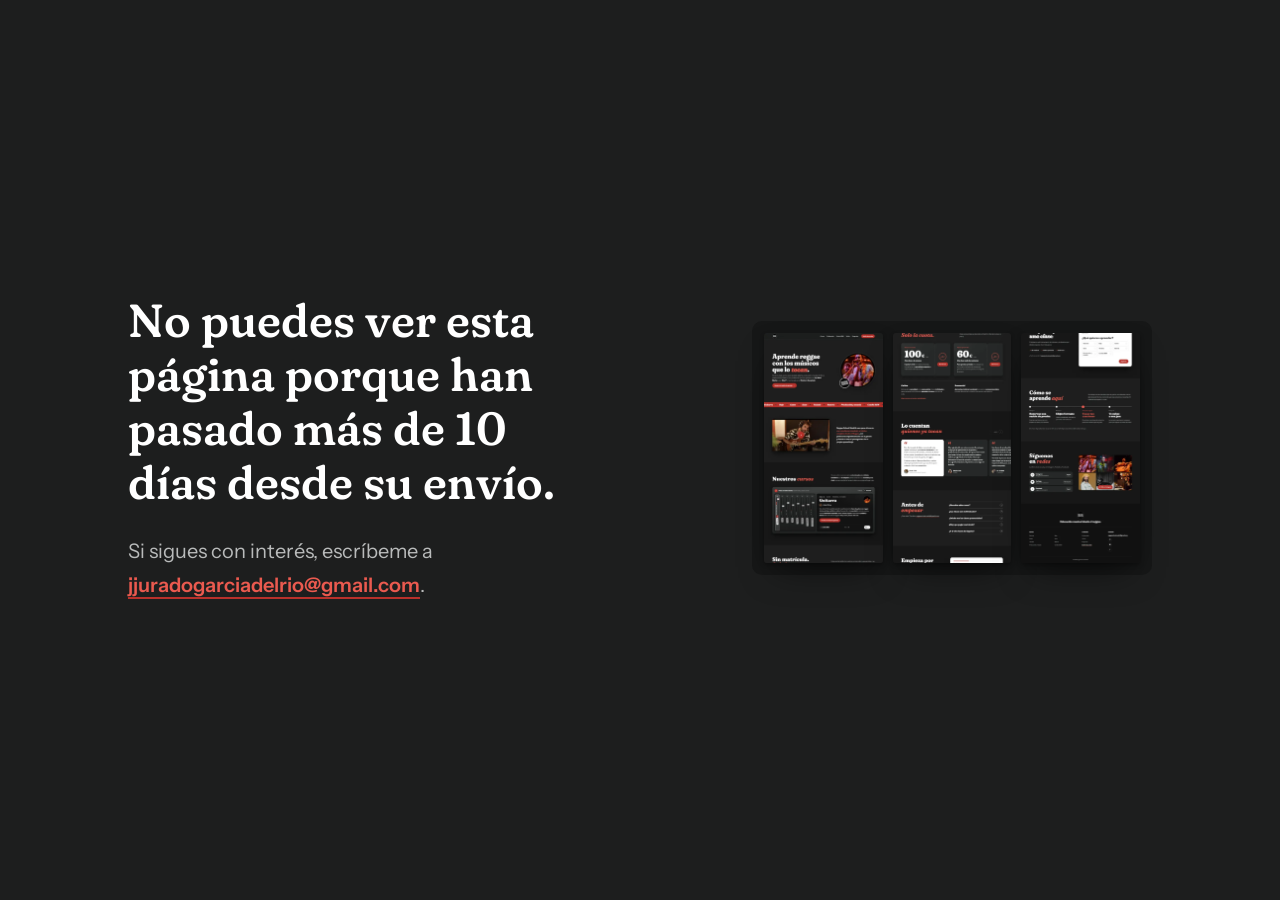
<file: index.html>
<!doctype html>
<html lang="es">
<head>
<meta charset="utf-8">
<meta name="viewport" content="width=device-width, initial-scale=1">
<title>Propuesta no disponible</title>
<meta name="robots" content="noindex">
<meta name="theme-color" content="#1d1e1e">
<link rel="preload" href="fuentes/fraunces.woff2" as="font" type="font/woff2" crossorigin>
<style>
  /* Aviso de propuesta caducada. Autocontenido: se publica tal cual en la raíz
     de GitHub Pages cuando vence el plazo (ver .github/workflows/caducidad.yml). */
  @font-face {
    font-family: "Fraunces";
    src: url("fuentes/fraunces.woff2") format("woff2");
    font-weight: 300 900;
    font-display: swap;
  }
  @font-face {
    font-family: "Instrument Sans";
    src: url("fuentes/instrument-sans.woff2") format("woff2");
    font-weight: 400 700;
    font-display: swap;
  }

  :root {
    --negro: #1d1e1e;
    --negro-2: #161717;
    --blanco: #ffffff;
    --texto-suave: #b9bbbb;
    --rojo: #b8312b;
    --rojo-texto: #ea5a4f;
    --serif: "Fraunces", Georgia, serif;
    --sans: "Instrument Sans", system-ui, sans-serif;
    --sombra-2: 0 2px 4px rgba(0, 0, 0, .3), 0 16px 34px -12px rgba(0, 0, 0, .6);
    --salida: cubic-bezier(.22, 1, .36, 1);
    --muelle: linear(0, .006, .025 2.8%, .101 6.1%, .539 18.9%, .721 25.3%, .849 31.5%, .937 38.1%, .968 41.8%, .991 45.7%, 1.006 50.1%, 1.015 55%, 1.017 63.9%, 1.001 85.4%, 1);
    --semi: 200ms;
  }

  *, *::before, *::after { box-sizing: border-box; }
  html { -webkit-text-size-adjust: 100%; }
  body {
    margin: 0;
    min-height: 100svh;
    background: var(--negro);
    color: var(--blanco);
    font-family: var(--sans);
    font-size: 1.0625rem;
    line-height: 1.7;
    -webkit-font-smoothing: antialiased;
  }

  .aviso {
    min-height: 100svh;
    display: grid;
    align-content: center;
    gap: 36px;
    width: min(100%, 1120px);
    margin-inline: auto;
    padding: 36px 20px 40px;
  }

  .aviso__texto { max-width: 34rem; animation: aparece 700ms var(--salida) both; }

  .aviso__t {
    margin: 0;
    font-family: var(--serif);
    font-weight: 560;
    font-size: clamp(1.75rem, 1.2rem + 2.4vw, 2.9rem);
    line-height: 1.16;
    letter-spacing: 0;
    text-wrap: balance;
  }

  .aviso__p {
    margin: 24px 0 0;
    font-size: clamp(1.0625rem, 1rem + .35vw, 1.25rem);
    color: var(--texto-suave);
    overflow-wrap: anywhere;
  }

  .aviso__mail {
    color: var(--rojo-texto);
    font-weight: 600;
    text-decoration: underline;
    text-decoration-color: var(--rojo);
    text-decoration-thickness: 2px;
    text-underline-offset: 5px;
    border-radius: 3px;
    transition: color var(--semi) var(--salida), text-decoration-color var(--semi) var(--salida);
  }
  .aviso__mail:hover { color: var(--blanco); text-decoration-color: var(--rojo-texto); }
  .aviso__mail:focus-visible { outline: 2px solid var(--rojo-texto); outline-offset: 4px; }
  .aviso__mail:active { opacity: .75; }


  /* La home entera, cortada en tres tiras de arriba abajo */
  .tiras { margin: 0; width: min(100%, 380px); }
  .tiras__fila {
    display: grid;
    grid-template-columns: repeat(3, 1fr);
    gap: 10px;
    padding: 12px;
    background: var(--negro-2);
    border-radius: 10px;
  }
  .tira {
    display: block;
    width: 100%;
    height: auto;
    aspect-ratio: 1440 / 2788;
    object-fit: cover;
    border-radius: 3px;
    box-shadow: var(--sombra-2);
    animation: sube 900ms var(--muelle) both;
    animation-delay: calc(250ms + var(--i) * var(--semi));
  }
  .tira:nth-child(1) { --i: 0; object-position: 50% 0; }
  .tira:nth-child(2) { --i: 1; object-position: 50% 50%; }
  .tira:nth-child(3) { --i: 2; object-position: 50% 100%; }


  @keyframes aparece { from { opacity: 0; } }
  @keyframes sube { from { opacity: 0; transform: translateY(28px); } }

  @media (min-width: 600px) and (max-width: 879.98px) {
    .aviso { width: min(100%, calc(34rem + 40px)); }
  }

  @media (min-width: 880px) {
    .aviso {
      grid-template-columns: minmax(0, 1fr) auto;
      align-items: center;
      gap: 72px;
      padding-inline: 48px;
    }
    .tiras { width: 400px; }
  }

  @media (prefers-reduced-motion: reduce) {
    .aviso__texto, .tira { animation: none; }
    .aviso__mail { transition: none; }
  }
</style>
</head>
<body>
<main class="aviso">
  <div class="aviso__texto">
    <h1 class="aviso__t">No puedes ver esta página porque han pasado más de 10 días desde su envío.</h1>
    <p class="aviso__p">Si sigues con interés, escríbeme a
      <a class="aviso__mail" href="mailto:jjuradogarciadelrio@gmail.com?subject=Propuesta%20web%20Reggae%20School%20Madrid">jjuradogarciadelrio@gmail.com</a>.</p>
  </div>

  <figure class="tiras">
    <div class="tiras__fila">
      <img class="tira" src="home-entera-480.webp" width="480" height="2788" alt="La home propuesta para Reggae School Madrid, entera, en tres tramos de arriba abajo">
      <img class="tira" src="home-entera-480.webp" width="480" height="2788" alt="" aria-hidden="true">
      <img class="tira" src="home-entera-480.webp" width="480" height="2788" alt="" aria-hidden="true">
    </div>
  </figure>
</main>
</body>
</html>
</file>
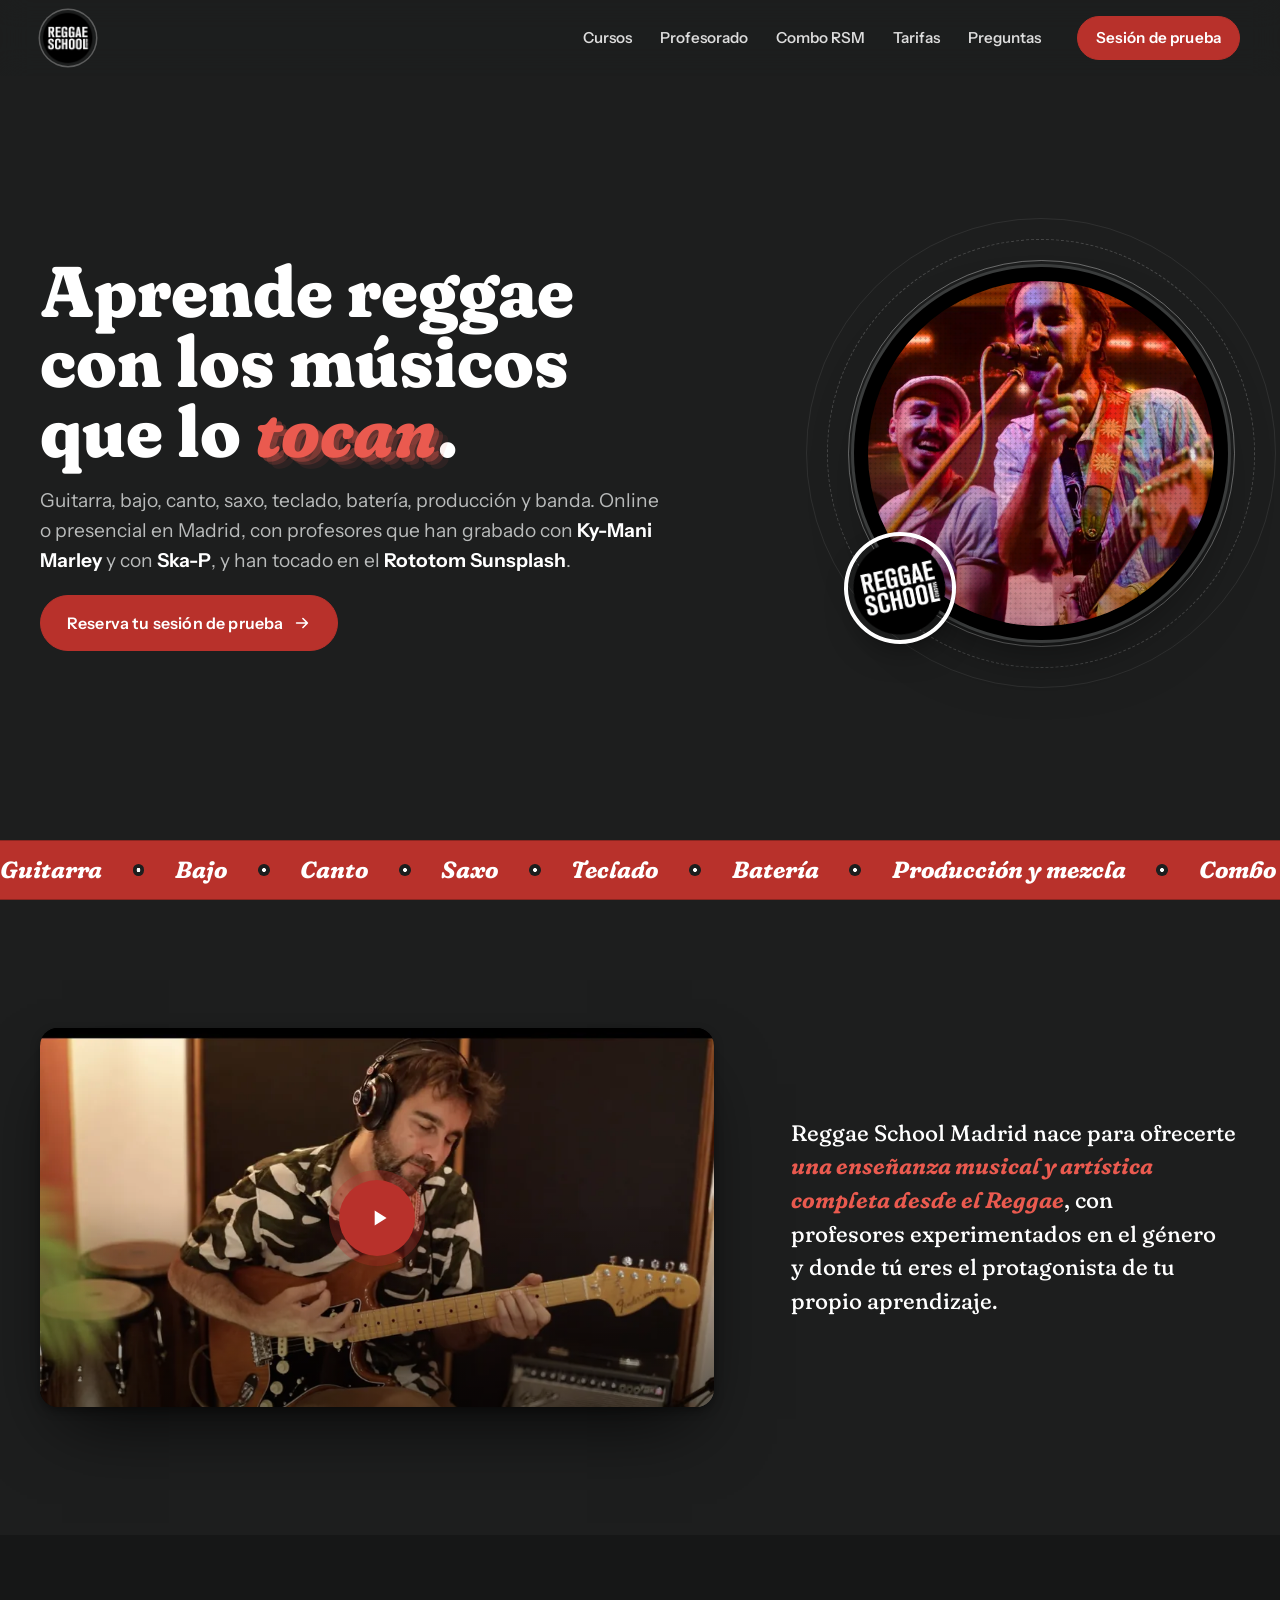
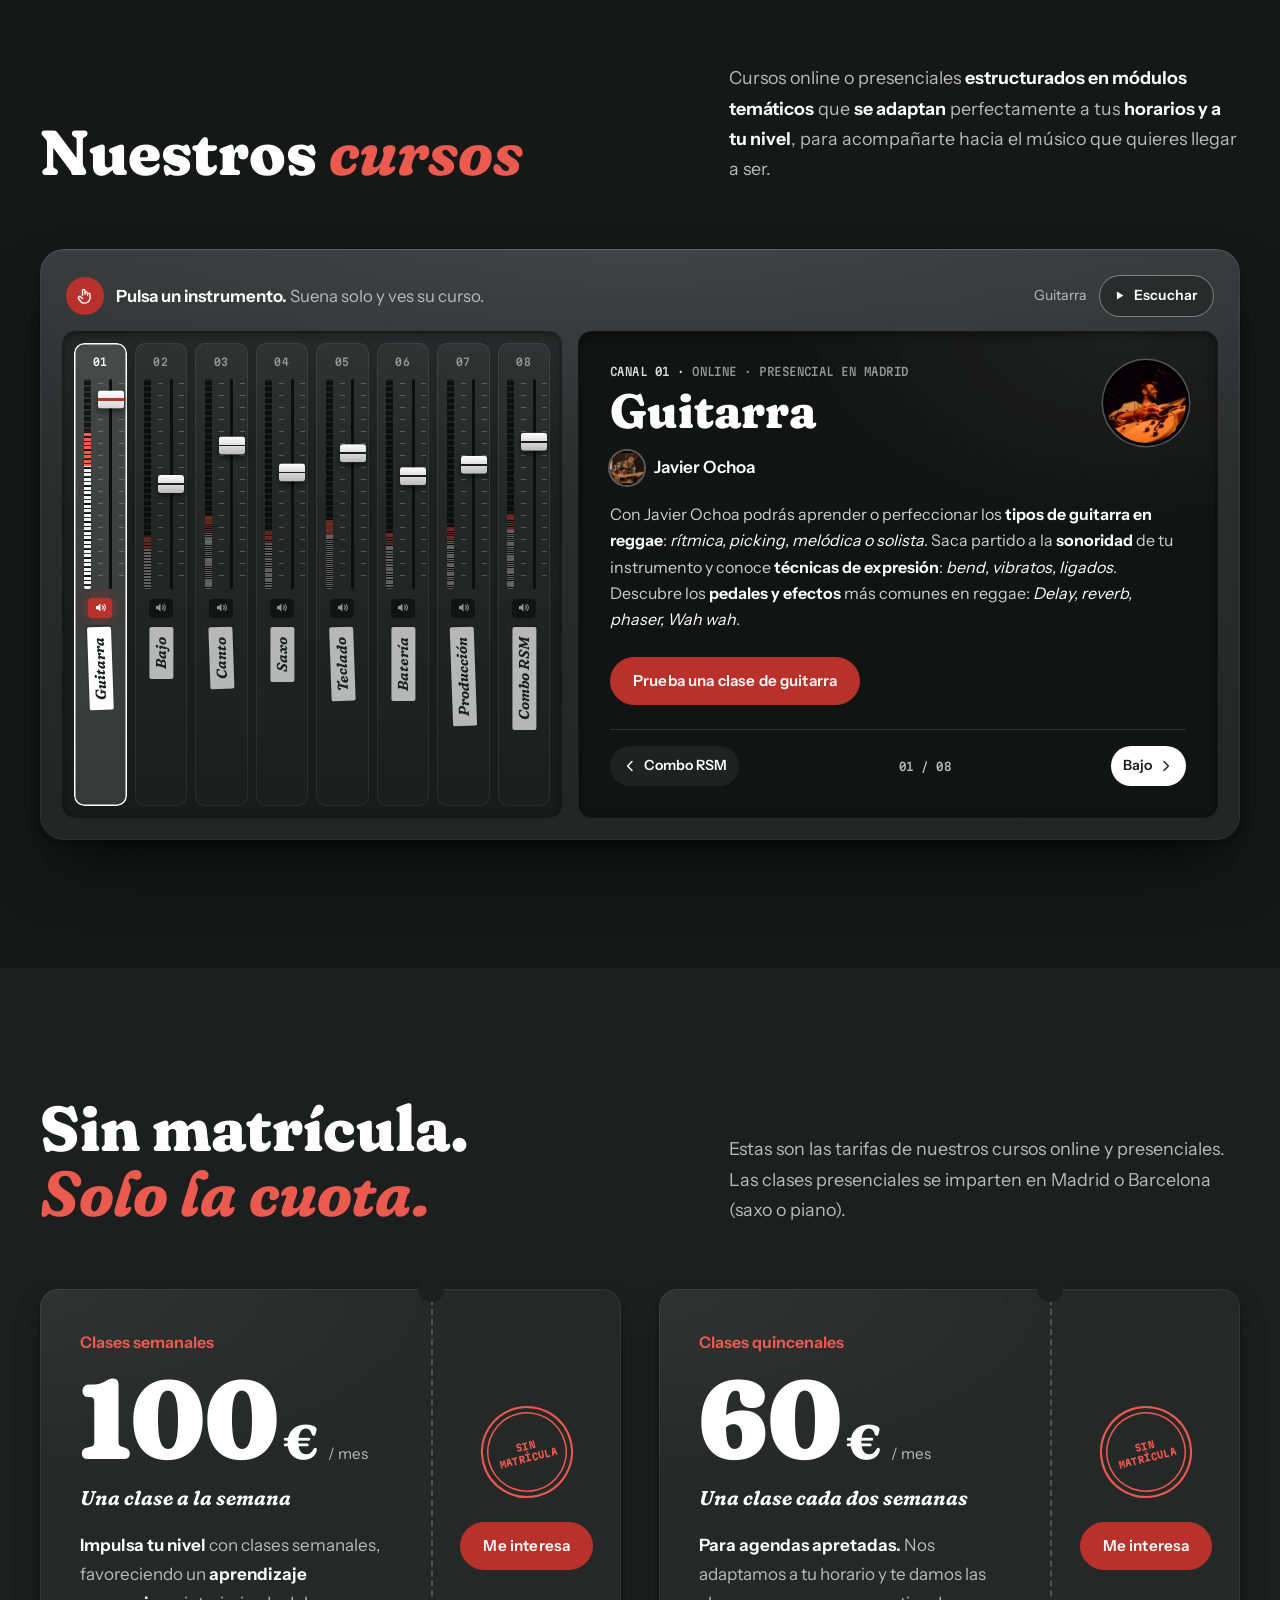
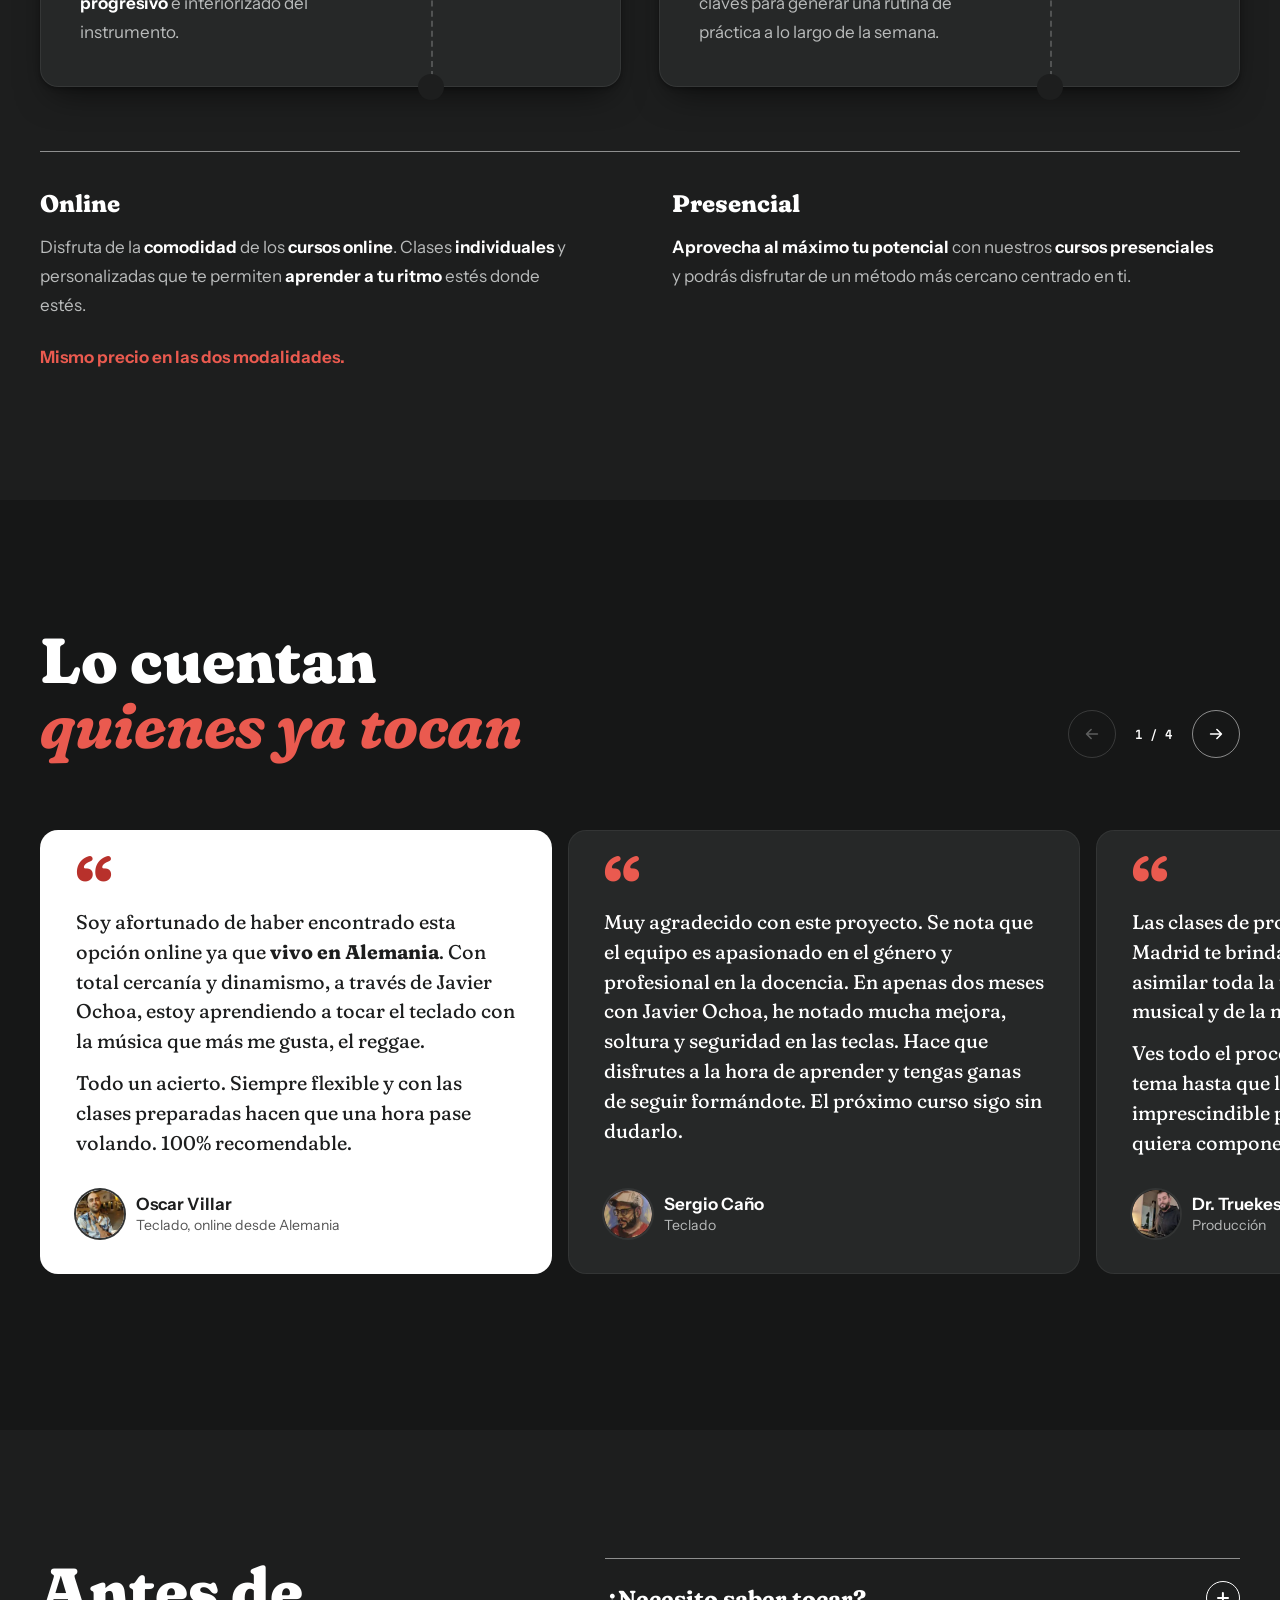
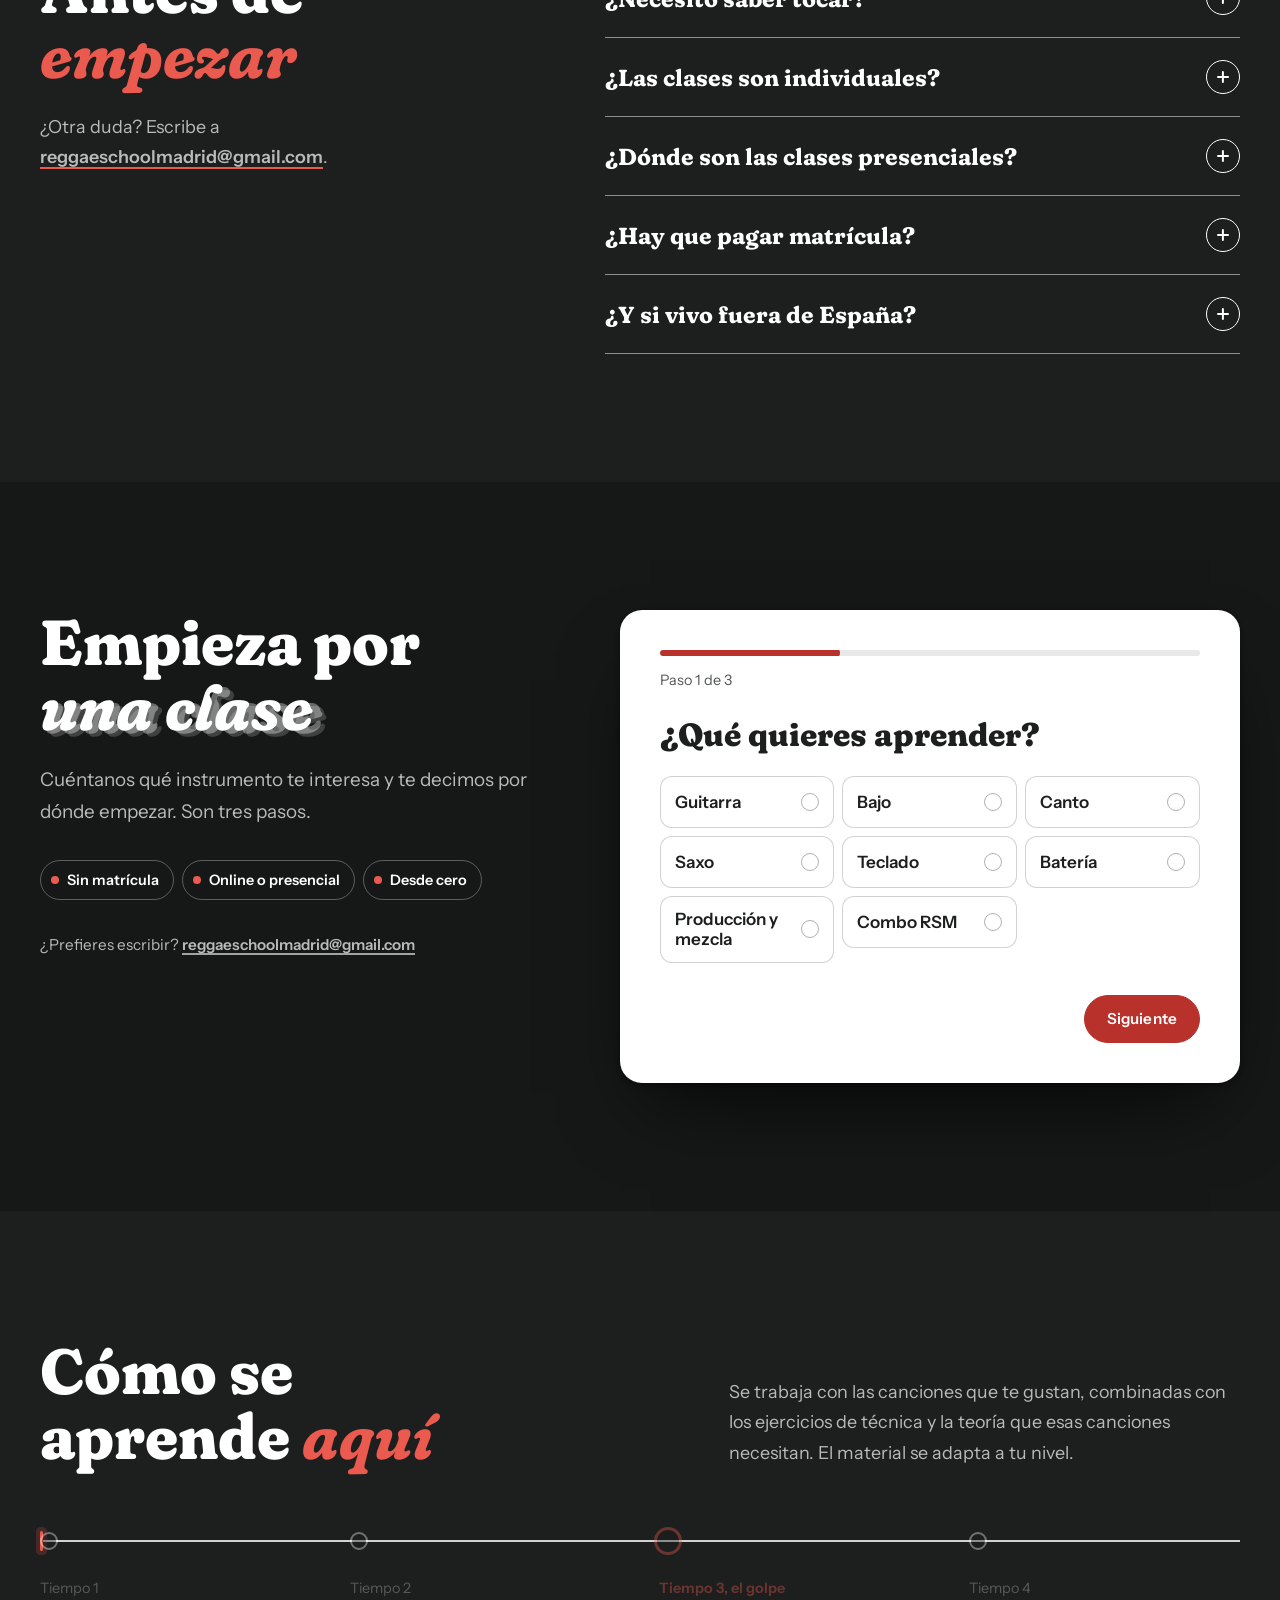
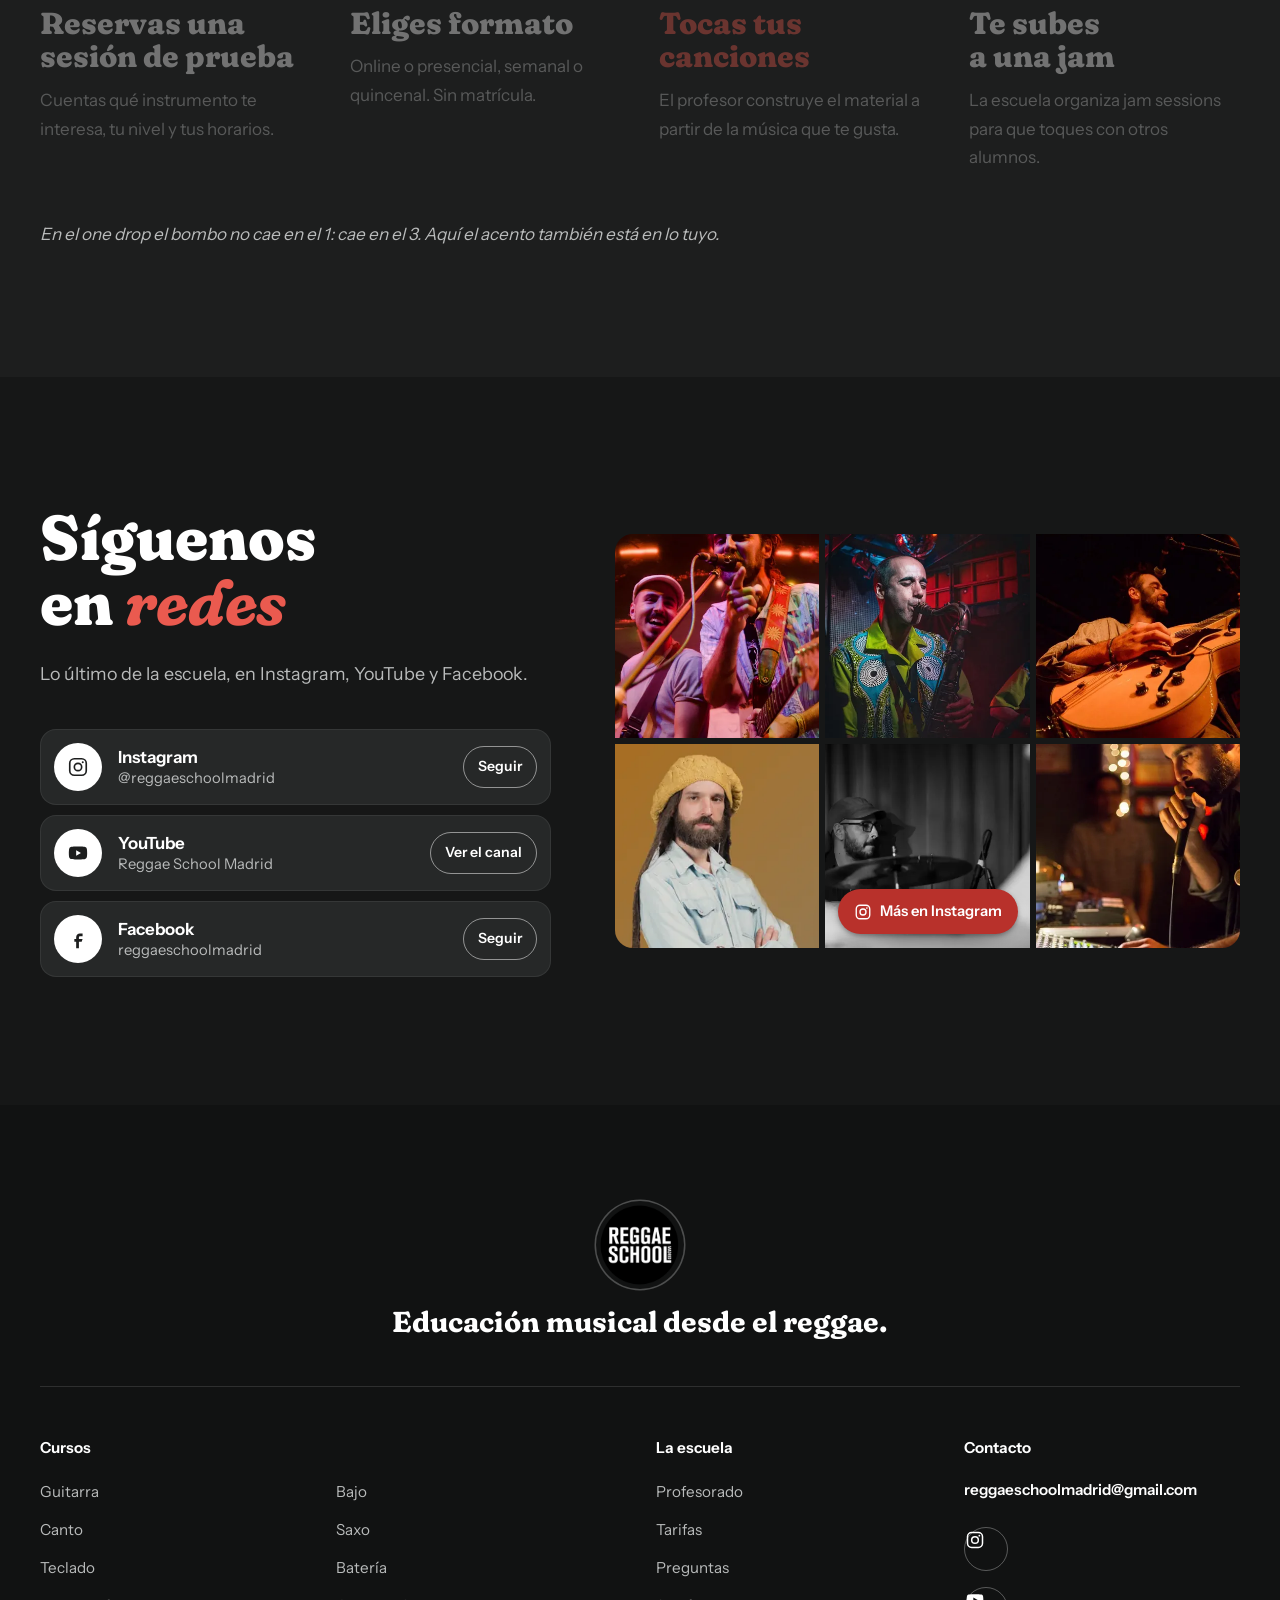
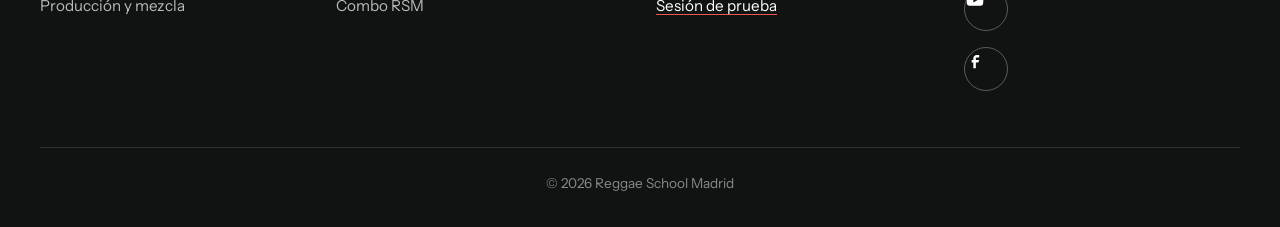
<file: prototype/index.html>
<!DOCTYPE html>
<html lang="es">
<head>
<meta charset="utf-8">
<meta name="viewport" content="width=device-width, initial-scale=1, viewport-fit=cover">
<script>
  // Propuesta con caducidad: se ve 10 días desde su envío (30-sep-2026, el día de envío cuenta).
  // En GitHub Pages, desde el 10-oct-2026 a las 00:00 (Madrid)
  // se ve el aviso. El workflow caducidad.yml la retira del todo poco después.
  if (location.hostname.endsWith('github.io') && Date.now() >= Date.UTC(2026, 9, 9, 22)) {
    document.documentElement.hidden = true;
    location.replace('caducada/');
  }
</script>
<title>Reggae School Madrid — Clases de reggae online y presenciales en Madrid</title>
<meta name="description" content="Aprende guitarra, bajo, canto, saxo, teclado, batería, producción o toca en una banda con músicos de la escena reggae. Online o presencial en Madrid. Sin matrícula.">
<meta name="robots" content="noindex, nofollow">
<meta name="theme-color" content="#1d1e1e">
<meta property="og:type" content="website">
<meta property="og:title" content="Reggae School Madrid — Educación musical desde el reggae">
<meta property="og:description" content="Ocho cursos, online o presenciales en Madrid, con músicos de la escena reggae. Sin matrícula.">
<meta property="og:image" content="assets/img/esc-banda-1400.webp">
<link rel="icon" href="assets/img/logo-120.webp" type="image/webp">
<link rel="preload" href="assets/fonts/fraunces.woff2" as="font" type="font/woff2" crossorigin>
<link rel="preload" href="assets/fonts/instrument-sans.woff2" as="font" type="font/woff2" crossorigin>
<link rel="preload" href="assets/img/esc-banda-900.webp" as="image" fetchpriority="high">
<link rel="stylesheet" href="assets/css/global.css?v=3.3">
<link rel="stylesheet" href="assets/css/home.css?v=3.3">
<script>
  // Antes de pintar: marca JS disponible y el modo captura (?ss) para no parpadear
  document.documentElement.classList.add('js');
  if (/[?&]ss\b/.test(location.search)) document.documentElement.classList.add('ss');
</script>
<script type="application/ld+json">
{
  "@context": "https://schema.org",
  "@type": "EducationalOrganization",
  "name": "Reggae School Madrid",
  "slogan": "Educación musical desde el reggae",
  "url": "https://reggaeschoolmadrid.com/",
  "email": "reggaeschoolmadrid@gmail.com",
  "foundingDate": "2020",
  "areaServed": ["Madrid", "Barcelona", "Online"],
  "sameAs": [
    "https://www.instagram.com/reggaeschoolmadrid/",
    "https://www.facebook.com/reggaeschoolmadrid",
    "https://www.youtube.com/channel/UCNSFSKC_9hNB4wqtihIZoTg"
  ],
  "founder": { "@type": "Person", "name": "Javier Ochoa", "jobTitle": "Director" },
  "hasOfferCatalog": {
    "@type": "OfferCatalog",
    "name": "Cursos de reggae",
    "itemListElement": [
      { "@type": "Offer", "name": "Clases semanales", "price": "100", "priceCurrency": "EUR", "description": "Una clase individual a la semana, online o presencial. Sin matrícula." },
      { "@type": "Offer", "name": "Clases quincenales", "price": "60", "priceCurrency": "EUR", "description": "Una clase individual cada dos semanas, online o presencial. Sin matrícula." }
    ]
  }
}
</script>
</head>
<body>

<a class="salto" href="#contenido">Saltar al contenido</a>

<!-- ============================ CABECERA (fija) ============================ -->
<header class="cab" data-cab>
  <div class="cab__int envoltura">
    <a class="marca" href="#" aria-label="Reggae School Madrid, volver arriba">
      <img class="marca__logo" src="assets/img/logo-120.webp" width="52" height="52" alt="Reggae School Madrid" decoding="async">
    </a>

    <!-- Propuesta: el menú se enseña, pero sus páginas aún no existen; solo el CTA navega -->
    <nav class="nav" aria-label="Principal">
      <ul class="nav__lista">
        <li><span>Cursos</span></li>
        <li><span>Profesorado</span></li>
        <li><span>Combo RSM</span></li>
        <li><span>Tarifas</span></li>
        <li><span>Preguntas</span></li>
      </ul>
    </nav>

    <a class="boton boton--rojo cab__cta" href="#reserva" data-reserva>Sesión de prueba</a>

    <button class="menu-btn" type="button" data-menu-abrir aria-expanded="false" aria-controls="menu">
      <span class="menu-btn__txt">Menú</span>
      <span class="menu-btn__ico" aria-hidden="true"><i></i><i></i></span>
    </button>
  </div>
</header>

<!-- Menú móvil a pantalla completa -->
<div class="menu" id="menu" data-menu hidden>
  <div class="menu__int envoltura">
    <ul class="menu__lista">
      <li style="--i:0"><span>Cursos</span></li>
      <li style="--i:1"><span>Profesorado</span></li>
      <li style="--i:2"><span>Combo RSM</span></li>
      <li style="--i:3"><span>Tarifas</span></li>
      <li style="--i:4"><span>Preguntas</span></li>
    </ul>
    <div class="menu__pie" style="--i:5">
      <a class="boton boton--rojo boton--ancho" href="#reserva" data-menu-enlace data-reserva>Reserva tu sesión de prueba</a>
      <p class="menu__mail">reggaeschoolmadrid@gmail.com</p>
      <ul class="iconos" aria-label="Redes sociales">
        <li><span aria-label="Instagram" role="img"><svg viewBox="0 0 24 24" width="20" height="20" aria-hidden="true" fill="none" stroke="currentColor" stroke-width="1.8"><rect x="3" y="3" width="18" height="18" rx="5"/><circle cx="12" cy="12" r="4"/><circle cx="17.2" cy="6.8" r="1.1" fill="currentColor" stroke="none"/></svg></span></li>
        <li><span aria-label="YouTube" role="img"><svg viewBox="0 0 24 24" width="20" height="20" aria-hidden="true" fill="currentColor"><path d="M22 12s0-3.2-.4-4.7a2.5 2.5 0 0 0-1.8-1.8C18.3 5 12 5 12 5s-6.3 0-7.8.5a2.5 2.5 0 0 0-1.8 1.8C2 8.8 2 12 2 12s0 3.2.4 4.7c.2.9.9 1.6 1.8 1.8C5.7 19 12 19 12 19s6.3 0 7.8-.5a2.5 2.5 0 0 0 1.8-1.8C22 15.2 22 12 22 12zM10 15V9l5.2 3L10 15z"/></svg></span></li>
        <li><span aria-label="Facebook" role="img"><svg viewBox="0 0 24 24" width="20" height="20" aria-hidden="true" fill="currentColor"><path d="M14 9h3V6h-3c-2.2 0-4 1.8-4 4v2H8v3h2v7h3v-7h3l1-3h-4v-2c0-.6.4-1 1-1z"/></svg></span></li>
      </ul>
    </div>
  </div>
</div>

<main id="contenido">

<!-- ============================ HERO ============================ -->
<section class="hero" aria-labelledby="h1">
  <div class="hero__int envoltura">

    <div class="hero__texto">
      <h1 class="t-mega hero__h1" id="h1">
        <span class="linea" data-entra style="--i:0">Aprende reggae</span>
        <span class="linea" data-entra style="--i:1">con los músicos</span>
        <span class="linea" data-entra style="--i:2">que lo <span class="eco" data-eco><em>tocan</em><span class="eco__rep" aria-hidden="true">tocan</span><span class="eco__rep" aria-hidden="true">tocan</span><span class="eco__rep" aria-hidden="true">tocan</span></span>.</span>
      </h1>

      <p class="hero__apoyo" data-entra style="--i:3">
        Guitarra, bajo, canto, saxo, teclado, batería, producción y banda. Online o presencial en
        Madrid, con profesores que han grabado con <strong>Ky-Mani Marley</strong> y con
        <strong>Ska-P</strong>, y han tocado en el <strong>Rototom Sunsplash</strong>.
      </p>

      <div class="hero__ctas" data-entra style="--i:4">
        <a class="boton boton--rojo boton--grande" href="#reserva" data-reserva>
          Reserva tu sesión de prueba
          <svg class="boton__flecha" viewBox="0 0 20 20" width="18" height="18" aria-hidden="true"><path d="M4 10h11M11 5l5 5-5 5" fill="none" stroke="currentColor" stroke-width="1.8" stroke-linecap="round" stroke-linejoin="round"/></svg>
        </a>
      </div>
    </div>

    <!-- El altavoz: foto en el cono y el logo como pegatina -->
    <div class="hero__altavoz" data-entra style="--i:1">
      <div class="altavoz">
        <span class="altavoz__anillo" aria-hidden="true"></span>
        <span class="altavoz__anillo" aria-hidden="true"></span>
        <span class="altavoz__anillo" aria-hidden="true"></span>
        <div class="altavoz__cono" data-cono>
          <img src="assets/img/esc-banda-900.webp"
               srcset="assets/img/esc-banda-900.webp 900w, assets/img/esc-banda-1400.webp 1400w"
               sizes="(min-width: 1000px) 32vw, 60vw" width="900" height="506"
               alt="Dos profesores de la escuela tocando en directo, guitarra y voz, con luces de escenario"
               fetchpriority="high" decoding="async">
        </div>
        <img class="altavoz__sello" src="assets/img/logo-240.webp" width="120" height="120" alt="" decoding="async" data-sello>
      </div>
    </div>

  </div>

  <!-- Banda con los ocho cursos: cierra la primera pantalla -->
  <div class="banda" aria-label="Los ocho cursos de la escuela">
    <div class="banda__pista">
      <ul class="banda__lista">
        <li>Guitarra</li><li>Bajo</li><li>Canto</li><li>Saxo</li><li>Teclado</li><li>Batería</li><li>Producción y mezcla</li><li>Combo RSM</li>
      </ul>
      <ul class="banda__lista" aria-hidden="true">
        <li>Guitarra</li><li>Bajo</li><li>Canto</li><li>Saxo</li><li>Teclado</li><li>Batería</li><li>Producción y mezcla</li><li>Combo RSM</li>
      </ul>
    </div>
  </div>
</section>

<!-- ============================ LA ESCUELA ============================ -->
<section class="escuela seccion" aria-labelledby="escuela-t">
  <!-- Invertido respecto al hero: vídeo a la izquierda, texto a la derecha -->
  <div class="envoltura escuela__int">
    <div class="video" data-revela>
      <button class="video__btn" type="button" data-video="PeHxVKkdIkA" aria-label="Reproducir el vídeo de presentación de Javier Ochoa, director de la escuela">
        <img src="assets/img/esc-javier-900.webp"
             srcset="assets/img/esc-javier-900.webp 900w, assets/img/esc-javier-1400.webp 1400w"
             sizes="(min-width: 1000px) 54vw, 92vw" width="900" height="506"
             alt="" loading="lazy" decoding="async">
        <span class="video__play" aria-hidden="true"><svg viewBox="0 0 24 24" width="26" height="26"><path d="M8 5v14l11-7z" fill="currentColor"/></svg></span>
      </button>
    </div>

    <div class="escuela__texto" data-revela>
      <h2 class="visually-hidden" id="escuela-t">La escuela</h2>
      <p class="escuela__frase">
        Reggae School Madrid nace para ofrecerte <em>una enseñanza musical y artística completa
        desde el Reggae</em>, con profesores experimentados en el género y donde tú eres el
        protagonista de tu propio aprendizaje.
      </p>
    </div>
  </div>
</section>

<!-- ============================ NUESTROS CURSOS · LA MESA ============================ -->
<section class="cursos seccion" id="cursos" aria-labelledby="cursos-t">
  <div class="envoltura">
    <header class="cabeza cabeza--doble">
      <h2 class="t-seccion" id="cursos-t" data-revela>Nuestros <em>cursos</em></h2>
      <p class="cabeza__guia" data-revela>
        Cursos online o presenciales <strong>estructurados en módulos temáticos</strong> que
        <strong>se adaptan</strong> perfectamente a tus <strong>horarios y a tu nivel</strong>,
        para acompañarte hacia el músico que quieres llegar a ser.
      </p>
    </header>

    <div class="mesa" data-mesa data-revela>
      <!-- Qué hacer, dicho claro: pulsar un canal lo hace sonar y abre su curso -->
      <div class="mesa__cabeza">
        <p class="mesa__guia">
          <span class="mesa__mano" aria-hidden="true"><svg viewBox="0 0 24 24" width="20" height="20"><path d="M9 11V5.5a1.5 1.5 0 0 1 3 0V10m0-1.5a1.5 1.5 0 0 1 3 0V11m0-1a1.5 1.5 0 0 1 3 0v4.5a6 6 0 0 1-6 6h-1.2a5 5 0 0 1-3.9-1.9L4.3 15a1.6 1.6 0 0 1 2.4-2.1L9 15" fill="none" stroke="currentColor" stroke-width="1.7" stroke-linecap="round" stroke-linejoin="round"/></svg></span>
          <span><strong>Pulsa un instrumento.</strong> Suena solo y ves su curso.</span>
        </p>
        <div class="mesa__controles">
          <p class="mesa__estado" data-mesa-estado aria-live="polite">Guitarra</p>
          <button class="mesa__play" type="button" data-riddim-toggle aria-pressed="false">
            <svg class="ico-play" viewBox="0 0 20 20" width="13" height="13" aria-hidden="true"><path d="M6 4l10 6-10 6z" fill="currentColor"/></svg>
            <svg class="ico-pausa" viewBox="0 0 20 20" width="13" height="13" aria-hidden="true"><path d="M5 4h3.5v12H5zM11.5 4H15v12h-3.5z" fill="currentColor"/></svg>
            <span data-riddim-label>Escuchar</span>
          </button>
        </div>
      </div>

      <div class="mesa__cuerpo">
      <div class="mesa__canales" role="tablist" aria-label="Cursos" data-canales>
        <a class="canal" href="#curso-guitarra" role="tab" id="tab-guitarra" aria-controls="curso-guitarra" aria-selected="true" data-canal="guitarra" style="--nivel:.62">
          <span class="canal__n mono">01</span>
          <span class="canal__vu" aria-hidden="true"><span class="canal__vu-luz" data-vu></span></span>
          <span class="canal__fader" aria-hidden="true"><span class="canal__pomo"></span></span>
          <span class="canal__solo" aria-hidden="true"><svg viewBox="0 0 20 20" width="13" height="13"><path d="M3 7.5h3l4-3.5v12l-4-3.5H3z" fill="currentColor"/><path d="M13 7.2a4 4 0 0 1 0 5.6M15.4 5a7 7 0 0 1 0 10" fill="none" stroke="currentColor" stroke-width="1.6" stroke-linecap="round"/></svg></span>
          <span class="canal__cinta">Guitarra</span>
        </a>
        <a class="canal" href="#curso-bajo" role="tab" id="tab-bajo" aria-controls="curso-bajo" aria-selected="false" data-canal="bajo" style="--nivel:.5">
          <span class="canal__n mono">02</span>
          <span class="canal__vu" aria-hidden="true"><span class="canal__vu-luz" data-vu></span></span>
          <span class="canal__fader" aria-hidden="true"><span class="canal__pomo"></span></span>
          <span class="canal__solo" aria-hidden="true"><svg viewBox="0 0 20 20" width="13" height="13"><path d="M3 7.5h3l4-3.5v12l-4-3.5H3z" fill="currentColor"/><path d="M13 7.2a4 4 0 0 1 0 5.6M15.4 5a7 7 0 0 1 0 10" fill="none" stroke="currentColor" stroke-width="1.6" stroke-linecap="round"/></svg></span>
          <span class="canal__cinta">Bajo</span>
        </a>
        <a class="canal" href="#curso-canto" role="tab" id="tab-canto" aria-controls="curso-canto" aria-selected="false" data-canal="canto" style="--nivel:.7">
          <span class="canal__n mono">03</span>
          <span class="canal__vu" aria-hidden="true"><span class="canal__vu-luz" data-vu></span></span>
          <span class="canal__fader" aria-hidden="true"><span class="canal__pomo"></span></span>
          <span class="canal__solo" aria-hidden="true"><svg viewBox="0 0 20 20" width="13" height="13"><path d="M3 7.5h3l4-3.5v12l-4-3.5H3z" fill="currentColor"/><path d="M13 7.2a4 4 0 0 1 0 5.6M15.4 5a7 7 0 0 1 0 10" fill="none" stroke="currentColor" stroke-width="1.6" stroke-linecap="round"/></svg></span>
          <span class="canal__cinta">Canto</span>
        </a>
        <a class="canal" href="#curso-saxo" role="tab" id="tab-saxo" aria-controls="curso-saxo" aria-selected="false" data-canal="saxo" style="--nivel:.56">
          <span class="canal__n mono">04</span>
          <span class="canal__vu" aria-hidden="true"><span class="canal__vu-luz" data-vu></span></span>
          <span class="canal__fader" aria-hidden="true"><span class="canal__pomo"></span></span>
          <span class="canal__solo" aria-hidden="true"><svg viewBox="0 0 20 20" width="13" height="13"><path d="M3 7.5h3l4-3.5v12l-4-3.5H3z" fill="currentColor"/><path d="M13 7.2a4 4 0 0 1 0 5.6M15.4 5a7 7 0 0 1 0 10" fill="none" stroke="currentColor" stroke-width="1.6" stroke-linecap="round"/></svg></span>
          <span class="canal__cinta">Saxo</span>
        </a>
        <a class="canal" href="#curso-teclado" role="tab" id="tab-teclado" aria-controls="curso-teclado" aria-selected="false" data-canal="teclado" style="--nivel:.66">
          <span class="canal__n mono">05</span>
          <span class="canal__vu" aria-hidden="true"><span class="canal__vu-luz" data-vu></span></span>
          <span class="canal__fader" aria-hidden="true"><span class="canal__pomo"></span></span>
          <span class="canal__solo" aria-hidden="true"><svg viewBox="0 0 20 20" width="13" height="13"><path d="M3 7.5h3l4-3.5v12l-4-3.5H3z" fill="currentColor"/><path d="M13 7.2a4 4 0 0 1 0 5.6M15.4 5a7 7 0 0 1 0 10" fill="none" stroke="currentColor" stroke-width="1.6" stroke-linecap="round"/></svg></span>
          <span class="canal__cinta">Teclado</span>
        </a>
        <a class="canal" href="#curso-bateria" role="tab" id="tab-bateria" aria-controls="curso-bateria" aria-selected="false" data-canal="bateria" style="--nivel:.54">
          <span class="canal__n mono">06</span>
          <span class="canal__vu" aria-hidden="true"><span class="canal__vu-luz" data-vu></span></span>
          <span class="canal__fader" aria-hidden="true"><span class="canal__pomo"></span></span>
          <span class="canal__solo" aria-hidden="true"><svg viewBox="0 0 20 20" width="13" height="13"><path d="M3 7.5h3l4-3.5v12l-4-3.5H3z" fill="currentColor"/><path d="M13 7.2a4 4 0 0 1 0 5.6M15.4 5a7 7 0 0 1 0 10" fill="none" stroke="currentColor" stroke-width="1.6" stroke-linecap="round"/></svg></span>
          <span class="canal__cinta">Batería</span>
        </a>
        <a class="canal" href="#curso-produccion" role="tab" id="tab-produccion" aria-controls="curso-produccion" aria-selected="false" data-canal="produccion" style="--nivel:.6">
          <span class="canal__n mono">07</span>
          <span class="canal__vu" aria-hidden="true"><span class="canal__vu-luz" data-vu></span></span>
          <span class="canal__fader" aria-hidden="true"><span class="canal__pomo"></span></span>
          <span class="canal__solo" aria-hidden="true"><svg viewBox="0 0 20 20" width="13" height="13"><path d="M3 7.5h3l4-3.5v12l-4-3.5H3z" fill="currentColor"/><path d="M13 7.2a4 4 0 0 1 0 5.6M15.4 5a7 7 0 0 1 0 10" fill="none" stroke="currentColor" stroke-width="1.6" stroke-linecap="round"/></svg></span>
          <span class="canal__cinta">Producción</span>
        </a>
        <a class="canal" href="#curso-combo" role="tab" id="tab-combo" aria-controls="curso-combo" aria-selected="false" data-canal="combo" style="--nivel:.72">
          <span class="canal__n mono">08</span>
          <span class="canal__vu" aria-hidden="true"><span class="canal__vu-luz" data-vu></span></span>
          <span class="canal__fader" aria-hidden="true"><span class="canal__pomo"></span></span>
          <span class="canal__solo" aria-hidden="true"><svg viewBox="0 0 20 20" width="13" height="13"><path d="M3 7.5h3l4-3.5v12l-4-3.5H3z" fill="currentColor"/><path d="M13 7.2a4 4 0 0 1 0 5.6M15.4 5a7 7 0 0 1 0 10" fill="none" stroke="currentColor" stroke-width="1.6" stroke-linecap="round"/></svg></span>
          <span class="canal__cinta">Combo RSM</span>
        </a>
      </div>

      <!-- La pantalla: un curso por canal. Sin JS se ven los ocho seguidos. -->
      <div class="mesa__pantalla" data-pantalla>

        <article class="curso" id="curso-guitarra" role="tabpanel" aria-labelledby="tab-guitarra" data-curso="guitarra">
          <div class="curso__texto">
            <p class="curso__canal mono">Canal 01 · <span>Online · Presencial en Madrid</span></p>
            <h3 class="curso__t">Guitarra</h3>
            <ul class="curso__profes" aria-label="Profesor">
              <li><img src="assets/img/prof-javier-280.webp" width="36" height="36" alt="" loading="lazy" decoding="async"> Javier Ochoa</li>
            </ul>
            <p class="curso__d">
              Con Javier Ochoa podrás aprender o perfeccionar los <strong>tipos de guitarra en
              reggae</strong>: <em>rítmica, picking, melódica o solista</em>. Saca partido a la
              <strong>sonoridad</strong> de tu instrumento y conoce <strong>técnicas de
              expresión</strong>: <em>bend, vibratos, ligados</em>. Descubre los <strong>pedales y
              efectos</strong> más comunes en reggae: <em>Delay, reverb, phaser, Wah wah</em>.
            </p>
            <a class="boton boton--rojo" href="#reserva" data-reserva data-instrumento="Guitarra">Prueba una clase de guitarra</a>
          </div>
          <figure class="curso__foto">
            <img src="assets/img/curso-guitarra-600.webp" srcset="assets/img/curso-guitarra-400.webp 400w, assets/img/curso-guitarra-600.webp 600w, assets/img/curso-guitarra-892.webp 892w" sizes="(min-width: 1024px) 30vw, 90vw" width="600" height="800" alt="Guitarrista tocando una guitarra de caja en directo" loading="lazy" decoding="async">
          </figure>
        </article>

        <article class="curso" id="curso-bajo" role="tabpanel" aria-labelledby="tab-bajo" data-curso="bajo">
          <div class="curso__texto">
            <p class="curso__canal mono">Canal 02 · <span>Online · Presencial en Madrid</span></p>
            <h3 class="curso__t">Bajo</h3>
            <ul class="curso__profes" aria-label="Profesor">
              <li><span class="inicial" aria-hidden="true">PC</span> Pablo Cano</li>
            </ul>
            <p class="curso__d">
              Controla el <strong>groove</strong> de las 4 cuerdas con Pablo Cano. Estudia en
              profundidad los <strong>subgéneros</strong> del reggae y la <strong>técnica</strong>
              necesaria para dominarlos. Entiende y domina tu <strong>sonido</strong> y sus
              posibilidades.
            </p>
            <a class="boton boton--rojo" href="#reserva" data-reserva data-instrumento="Bajo">Prueba una clase de bajo</a>
          </div>
          <figure class="curso__foto">
            <img src="assets/img/curso-bajo-600.webp" srcset="assets/img/curso-bajo-400.webp 400w, assets/img/curso-bajo-600.webp 600w, assets/img/curso-bajo-900.webp 900w" sizes="(min-width: 1024px) 30vw, 90vw" width="600" height="800" alt="Bajo eléctrico de cuatro cuerdas" loading="lazy" decoding="async">
          </figure>
        </article>

        <article class="curso" id="curso-canto" role="tabpanel" aria-labelledby="tab-canto" data-curso="canto">
          <div class="curso__texto">
            <p class="curso__canal mono">Canal 03 · <span>Online · Presencial en Madrid</span></p>
            <h3 class="curso__t">Canto</h3>
            <ul class="curso__profes" aria-label="Profesor">
              <li><img src="assets/img/prof-javier-280.webp" width="36" height="36" alt="" loading="lazy" decoding="async"> Javier Ochoa</li>
            </ul>
            <p class="curso__d">
              Descubre con Javier Ochoa las <strong>posibilidades expresivas</strong> de tu voz.
              Desarrolla de manera divertida el <strong>oído interno</strong> y la
              <strong>afinación.</strong> Conoce técnicas de <strong>corrección en la emisión</strong>.
              Explora diversas <strong>herramientas compositivas de letras</strong>. Si eres solista o
              eres corista, aprende a poder <strong>armonizar voces</strong>. Para voces melódicas o
              recitadas. Aprende a usar el <strong>micrófono</strong> y <strong>efectos</strong> para voz.
            </p>
            <a class="boton boton--rojo" href="#reserva" data-reserva data-instrumento="Canto">Prueba una clase de canto</a>
          </div>
          <figure class="curso__foto">
            <img src="assets/img/curso-canto-600.webp" srcset="assets/img/curso-canto-400.webp 400w, assets/img/curso-canto-600.webp 600w, assets/img/curso-canto-900.webp 900w" sizes="(min-width: 1024px) 30vw, 90vw" width="600" height="800" alt="Cantante con micrófono y guitarra en un concierto" loading="lazy" decoding="async">
          </figure>
        </article>

        <article class="curso" id="curso-saxo" role="tabpanel" aria-labelledby="tab-saxo" data-curso="saxo">
          <div class="curso__texto">
            <p class="curso__canal mono">Canal 04 · <span>Online · Presencial en Madrid y Barcelona</span></p>
            <h3 class="curso__t">Saxo</h3>
            <ul class="curso__profes" aria-label="Profesores">
              <li><img src="assets/img/prof-saxo-280.webp" width="36" height="36" alt="" loading="lazy" decoding="async"> Jorge Rodríguez <span class="mono">Madrid</span></li>
              <li><span class="inicial" aria-hidden="true">PP</span> Pol Prats <span class="mono">Barcelona</span></li>
            </ul>
            <p class="curso__d">
              Aprende con <strong>Jorge Rodríguez</strong> las posibilidades <strong>expresivas del
              saxofón</strong> y su gran aportación al reggae. Trabaja la <strong>técnica</strong> del
              instrumento con los <strong>grandes clásicos</strong> del género. Aprende de cero o
              perfecciona tu nivel con este gran profesor y músico <strong>residente en Madrid</strong>.
            </p>
            <a class="boton boton--rojo" href="#reserva" data-reserva data-instrumento="Saxo">Prueba una clase de saxo</a>
          </div>
          <figure class="curso__foto">
            <img src="assets/img/curso-saxo-600.webp" srcset="assets/img/curso-saxo-400.webp 400w, assets/img/curso-saxo-600.webp 600w, assets/img/curso-saxo-900.webp 900w" sizes="(min-width: 1024px) 30vw, 90vw" width="600" height="800" alt="Jorge Rodríguez tocando el saxofón en un escenario con luz roja" loading="lazy" decoding="async">
          </figure>
        </article>

        <article class="curso" id="curso-teclado" role="tabpanel" aria-labelledby="tab-teclado" data-curso="teclado">
          <div class="curso__texto">
            <p class="curso__canal mono">Canal 05 · <span>Online · Presencial en Madrid y Barcelona (piano)</span></p>
            <h3 class="curso__t">Teclado</h3>
            <ul class="curso__profes" aria-label="Profesor">
              <li><img src="assets/img/prof-david-280.webp" width="36" height="36" alt="" loading="lazy" decoding="async"> David Arribas</li>
            </ul>
            <p class="curso__d">
              Conoce con David Arribas los <strong>tipos de teclados</strong> característicos en reggae:
              <em>Piano, Hammond, Clavi, Sinte y Rhodes</em>. Aprende conceptos de
              <strong>armonía</strong> que podrás aplicar en tus composiciones. Explora la
              <strong>sonoridad</strong> de cada teclado y sus posibilidades expresivas. Desarrolla
              distintas técnicas de <strong>independencia de manos</strong> y descubre estrategias de
              <strong>improvisación</strong>.
            </p>
            <a class="boton boton--rojo" href="#reserva" data-reserva data-instrumento="Teclado">Prueba una clase de teclado</a>
          </div>
          <figure class="curso__foto">
            <img src="assets/img/curso-teclado-600.webp" srcset="assets/img/curso-teclado-400.webp 400w, assets/img/curso-teclado-600.webp 600w, assets/img/curso-teclado-900.webp 900w" sizes="(min-width: 1024px) 30vw, 90vw" width="600" height="800" alt="Teclado de un piano eléctrico con mueble de madera" loading="lazy" decoding="async">
          </figure>
        </article>

        <article class="curso" id="curso-bateria" role="tabpanel" aria-labelledby="tab-bateria" data-curso="bateria">
          <div class="curso__texto">
            <p class="curso__canal mono">Canal 06 · <span>Online · Presencial en Madrid</span></p>
            <h3 class="curso__t">Batería</h3>
            <ul class="curso__profes" aria-label="Profesores">
              <li><span class="inicial" aria-hidden="true">MV</span> Miguel Valenciano</li>
              <li><span class="inicial" aria-hidden="true">MM</span> Miguel Moreno</li>
            </ul>
            <p class="curso__d">
              Estudia con Miguel Valenciano o Miguel Moreno los <strong>subestilos del Reggae</strong>:
              <em>one drop, early dancehall, flying cymbal, stepper</em>. Aprende los
              <strong>fills</strong> más característicos de cada subestilo. Controla la
              <strong>técnica</strong> del instrumento.
            </p>
            <a class="boton boton--rojo" href="#reserva" data-reserva data-instrumento="Batería">Prueba una clase de batería</a>
          </div>
          <figure class="curso__foto">
            <img src="assets/img/curso-bateria-600.webp" srcset="assets/img/curso-bateria-400.webp 400w, assets/img/curso-bateria-600.webp 600w" sizes="(min-width: 1024px) 30vw, 90vw" width="600" height="800" alt="Baterista tocando en el estudio, en blanco y negro" loading="lazy" decoding="async">
          </figure>
        </article>

        <article class="curso" id="curso-produccion" role="tabpanel" aria-labelledby="tab-produccion" data-curso="produccion">
          <div class="curso__texto">
            <p class="curso__canal mono">Canal 07 · <span>Online · Presencial en Madrid</span></p>
            <h3 class="curso__t">Producción y mezcla</h3>
            <ul class="curso__profes" aria-label="Profesor">
              <li><img src="assets/img/prof-javier-280.webp" width="36" height="36" alt="" loading="lazy" decoding="async"> Javier Ochoa</li>
            </ul>
            <p class="curso__d">
              Aprende con Javier Ochoa técnicas de <strong>composición y arreglos musicales</strong>
              orientado a la producción discográfica. Realizaremos un detallado <strong>estudio de cada
              instrumento</strong> y su rol en la canción. Aprende <strong>técnicas de
              grabación</strong> de instrumentos. Técnicas de edición y preparación para la mezcla.
              <strong>Mezcla analógica / mezcla digital</strong>. Trabajamos con <em>Cubase, Pro Tools,
              Ableton, Reason, Reaper y Logic pro</em>.
            </p>
            <a class="boton boton--rojo" href="#reserva" data-reserva data-instrumento="Producción y mezcla">Prueba una clase de producción</a>
          </div>
          <figure class="curso__foto">
            <img src="assets/img/curso-produccion-512.webp" srcset="assets/img/curso-produccion-400.webp 400w, assets/img/curso-produccion-512.webp 512w" sizes="(min-width: 1024px) 30vw, 90vw" width="512" height="683" alt="Productor trabajando en una mesa de mezclas durante un directo" loading="lazy" decoding="async">
          </figure>
        </article>

        <article class="curso curso--combo" id="curso-combo" role="tabpanel" aria-labelledby="tab-combo" data-curso="combo">
          <div class="curso__texto">
            <p class="curso__canal mono">Canal 08 · <span>Solo presencial · Centro de Madrid</span></p>
            <h3 class="curso__t">Combo RSM</h3>
            <ul class="curso__profes" aria-label="Profesores">
              <li><img src="assets/img/prof-maga-280.webp" width="36" height="36" alt="" loading="lazy" decoding="async"> Maga Lion</li>
              <li><img src="assets/img/prof-david-280.webp" width="36" height="36" alt="" loading="lazy" decoding="async"> David Arribas</li>
            </ul>
            <p class="curso__d">
              El <strong>«Combo RSM»</strong> es un curso de clases presenciales en el que formarás
              parte de una banda de reggae, acompañado de <strong>dos profesores con una larga
              trayectoria en el género y en la educación musical:</strong> Maga Lion (Emeterians) y
              David Arribas (Downtown Beat). Si siempre has tenido <strong>ganas de tener un grupo
              musical de reggae</strong> y no sabías por dónde empezar, este es tu curso.
            </p>
            <dl class="combo__ficha">
              <div><dt>Clase</dt><dd>Semanal, 2 h</dd></div>
              <div><dt>Dónde</dt><dd>Centro de Madrid</dd></div>
              <div><dt>Equipo</dt><dd>Backline incluido</dd></div>
            </dl>
            <div class="combo__req">
              <p>Lo que pide el curso</p>
              <ul>
                <li>Dos horas libres a la semana</li>
                <li>Vivir en Madrid</li>
                <li>Instrumento propio</li>
                <li>Conocimientos básicos</li>
              </ul>
            </div>
            <a class="boton boton--rojo" href="#reserva" data-reserva data-instrumento="Combo RSM">Quiero entrar en el Combo</a>
          </div>
          <figure class="curso__foto">
            <img src="assets/img/cartel-combo-560.webp" srcset="assets/img/cartel-combo-560.webp 560w, assets/img/cartel-combo-900.webp 900w" sizes="(min-width: 1024px) 30vw, 90vw" width="560" height="579" alt="Cartel del Curso de Combo: impartido por Maga Lion y David Arribas, clase semanal de dos horas, centro de Madrid, backline incluido" loading="lazy" decoding="async">
          </figure>
        </article>

        <!-- Recorrer los cursos sin volver a la mesa -->
        <div class="pantalla__nav" data-pantalla-nav hidden>
          <button class="pantalla__btn" type="button" data-mesa-ir="-1">
            <svg viewBox="0 0 20 20" width="16" height="16" aria-hidden="true"><path d="M12.5 4.5L7 10l5.5 5.5" fill="none" stroke="currentColor" stroke-width="1.8" stroke-linecap="round" stroke-linejoin="round"/></svg>
            <span data-mesa-prev>Combo RSM</span>
          </button>
          <p class="pantalla__cuenta mono" data-mesa-cuenta>01 / 08</p>
          <button class="pantalla__btn pantalla__btn--sig" type="button" data-mesa-ir="1">
            <span data-mesa-next>Bajo</span>
            <svg viewBox="0 0 20 20" width="16" height="16" aria-hidden="true"><path d="M7.5 4.5L13 10l-5.5 5.5" fill="none" stroke="currentColor" stroke-width="1.8" stroke-linecap="round" stroke-linejoin="round"/></svg>
          </button>
        </div>
      </div>
      </div>
    </div>
  </div>
</section>

<!-- ============================ TARIFAS ============================ -->
<section class="tarifas seccion" id="tarifas" aria-labelledby="tarifas-t">
  <div class="envoltura">
    <header class="cabeza cabeza--doble">
      <h2 class="t-seccion" id="tarifas-t" data-revela>Sin matrícula. <em>Solo la cuota.</em></h2>
      <p class="cabeza__guia" data-revela>
        Estas son las tarifas de nuestros cursos online y presenciales. Las clases presenciales se
        imparten en Madrid o Barcelona (saxo o piano).
      </p>
    </header>

    <div class="entradas">
      <article class="entrada" data-revela style="--i:0">
        <div class="entrada__cuerpo">
          <h3 class="entrada__tipo">Clases semanales</h3>
          <p class="entrada__precio"><span class="entrada__cifra">100</span><span class="entrada__eur">€</span><span class="entrada__mes">/ mes</span></p>
          <p class="entrada__ritmo">Una clase a la semana</p>
          <p class="entrada__d"><strong>Impulsa tu nivel</strong> con clases semanales, favoreciendo un
          <strong>aprendizaje progresivo</strong> e interiorizado del instrumento.</p>
        </div>
        <div class="entrada__talon">
          <span class="sello" aria-hidden="true">Sin<br>matrícula</span>
          <a class="boton boton--rojo" href="#reserva" data-reserva data-frecuencia="Semanal">Me interesa</a>
        </div>
      </article>

      <article class="entrada entrada--b" data-revela style="--i:1">
        <div class="entrada__cuerpo">
          <h3 class="entrada__tipo">Clases quincenales</h3>
          <p class="entrada__precio"><span class="entrada__cifra">60</span><span class="entrada__eur">€</span><span class="entrada__mes">/ mes</span></p>
          <p class="entrada__ritmo">Una clase cada dos semanas</p>
          <p class="entrada__d"><strong>Para agendas apretadas.</strong> Nos adaptamos a tu horario y te
          damos las claves para generar una rutina de práctica a lo largo de la semana.</p>
        </div>
        <div class="entrada__talon">
          <span class="sello" aria-hidden="true">Sin<br>matrícula</span>
          <a class="boton boton--rojo" href="#reserva" data-reserva data-frecuencia="Quincenal">Me interesa</a>
        </div>
      </article>
    </div>

    <div class="modalidades" data-revela>
      <div class="modalidad">
        <h3 class="modalidad__t">Online</h3>
        <p>Disfruta de la <strong>comodidad</strong> de los <strong>cursos online</strong>. Clases
        <strong>individuales</strong> y personalizadas que te permiten <strong>aprender a tu
        ritmo</strong> estés donde estés.</p>
      </div>
      <div class="modalidad">
        <h3 class="modalidad__t">Presencial</h3>
        <p><strong>Aprovecha al máximo tu potencial</strong> con nuestros <strong>cursos
        presenciales</strong> y podrás disfrutar de un método más cercano centrado en ti.</p>
      </div>
      <p class="modalidades__nota">Mismo precio en las dos modalidades.</p>
    </div>
  </div>
</section>

<!-- ============================ ALUMNADO ============================ -->
<section class="alumnado seccion" aria-labelledby="alumnado-t">
  <div class="envoltura">
    <header class="cabeza cabeza--doble">
      <h2 class="t-seccion" id="alumnado-t" data-revela>Lo cuentan <em>quienes ya tocan</em></h2>
      <div class="opiniones__nav" data-opiniones-nav hidden>
        <button class="redondo" type="button" data-opiniones-ir="-1" aria-label="Opinión anterior">
          <svg viewBox="0 0 20 20" width="18" height="18" aria-hidden="true"><path d="M16 10H5M9 5l-5 5 5 5" fill="none" stroke="currentColor" stroke-width="1.8" stroke-linecap="round" stroke-linejoin="round"/></svg>
        </button>
        <p class="mono" data-opiniones-cuenta aria-live="polite">1 / 4</p>
        <button class="redondo" type="button" data-opiniones-ir="1" aria-label="Opinión siguiente">
          <svg viewBox="0 0 20 20" width="18" height="18" aria-hidden="true"><path d="M4 10h11M11 5l5 5-5 5" fill="none" stroke="currentColor" stroke-width="1.8" stroke-linecap="round" stroke-linejoin="round"/></svg>
        </button>
      </div>
    </header>

    <div class="opiniones" data-opiniones tabindex="0" aria-label="Opiniones del alumnado, desplazables">
      <figure class="opinion opinion--destacada" data-revela style="--i:0">
        <blockquote>
          <p>Soy afortunado de haber encontrado esta opción online ya que <strong>vivo en
          Alemania</strong>. Con total cercanía y dinamismo, a través de Javier Ochoa, estoy
          aprendiendo a tocar el teclado con la música que más me gusta, el reggae.</p>
          <p>Todo un acierto. Siempre flexible y con las clases preparadas hacen que una hora pase
          volando. 100% recomendable.</p>
        </blockquote>
        <figcaption>
          <img src="assets/img/alumno-oscar-120.webp" width="48" height="48" alt="" loading="lazy" decoding="async">
          <span><strong>Oscar Villar</strong><span>Teclado, online desde Alemania</span></span>
        </figcaption>
      </figure>

      <figure class="opinion" data-revela style="--i:1">
        <blockquote>
          <p>Muy agradecido con este proyecto. Se nota que el equipo es apasionado en el género y
          profesional en la docencia. En apenas dos meses con Javier Ochoa, he notado mucha mejora,
          soltura y seguridad en las teclas. Hace que disfrutes a la hora de aprender y tengas ganas
          de seguir formándote. El próximo curso sigo sin dudarlo.</p>
        </blockquote>
        <figcaption>
          <img src="assets/img/alumno-sergio-120.webp" width="48" height="48" alt="" loading="lazy" decoding="async">
          <span><strong>Sergio Caño</strong><span>Teclado</span></span>
        </figcaption>
      </figure>

      <figure class="opinion" data-revela style="--i:2">
        <blockquote>
          <p>Las clases de producción en Reggae School Madrid te brindan la oportunidad de conocer y
          asimilar toda la teoría y práctica de este estilo musical y de la música en general.</p>
          <p>Ves todo el proceso desde antes de empezar el tema hasta que lo escuchas, lo que hace
          imprescindible para cualquier persona que quiera componer.</p>
        </blockquote>
        <figcaption>
          <img src="assets/img/alumno-truekes-120.webp" width="48" height="48" alt="" loading="lazy" decoding="async">
          <span><strong>Dr. Truekes</strong><span>Producción</span></span>
        </figcaption>
      </figure>

      <figure class="opinion" data-revela style="--i:3">
        <blockquote>
          <p>Reggae School Madrid ha sido lo mejor que me ha pasado en mi proceso musical.</p>
          <p>Te acompañan profesores excelentes que comparten sus experiencias y todo su
          conocimiento para que tu camino por el Reggae sea más fácil y satisfactorio. ¡Te saben
          enseñar, animar y sacar lo mejor de ti!</p>
        </blockquote>
        <figcaption>
          <img src="assets/img/alumno-natalia-120.webp" width="48" height="48" alt="" loading="lazy" decoding="async">
          <span><strong>Natalia Nazo</strong><span>Alumna</span></span>
        </figcaption>
      </figure>
    </div>
  </div>
</section>

<!-- ============================ PREGUNTAS ============================ -->
<section class="preguntas seccion" id="preguntas" aria-labelledby="preguntas-t">
  <div class="envoltura preguntas__int">
    <header class="cabeza">
      <h2 class="t-seccion" id="preguntas-t" data-revela>Antes de <em>empezar</em></h2>
      <p class="cabeza__guia" data-revela>¿Otra duda? Escribe a
        <a class="enlace" href="mailto:reggaeschoolmadrid@gmail.com">reggaeschoolmadrid@gmail.com</a>.</p>
    </header>

    <div class="faq" data-revela>
      <details class="faq__item" name="faq">
        <summary>¿Necesito saber tocar?<span class="faq__ico" aria-hidden="true"></span></summary>
        <div class="faq__r"><p>No. Los cursos van desde cero y el material se adapta a tu nivel: se
        trabaja con las canciones que te gustan y la técnica que esas canciones piden.</p></div>
      </details>
      <details class="faq__item" name="faq">
        <summary>¿Las clases son individuales?<span class="faq__ico" aria-hidden="true"></span></summary>
        <div class="faq__r"><p>Sí. Las clases de instrumento son individuales y personalizadas. El
        Combo RSM es el único grupal, porque es una banda.</p></div>
      </details>
      <details class="faq__item" name="faq">
        <summary>¿Dónde son las clases presenciales?<span class="faq__ico" aria-hidden="true"></span></summary>
        <div class="faq__r"><p>En el centro de Madrid. Saxo o piano, también en Barcelona.</p></div>
      </details>
      <details class="faq__item" name="faq">
        <summary>¿Hay que pagar matrícula?<span class="faq__ico" aria-hidden="true"></span></summary>
        <div class="faq__r"><p>No hay matrícula. Solo la cuota mensual: 100 € con clase semanal o
        60 € con clase quincenal, online o presencial.</p></div>
      </details>
      <details class="faq__item" name="faq">
        <summary>¿Y si vivo fuera de España?<span class="faq__ico" aria-hidden="true"></span></summary>
        <div class="faq__r"><p>Los cursos online son para cualquier sitio. Hay alumnos siguiéndolos
        desde fuera de España.</p></div>
      </details>
    </div>
  </div>
</section>

<!-- ============================ RESERVA ============================ -->
<section class="reserva seccion" id="reserva" aria-labelledby="reserva-t">
  <div class="envoltura reserva__int">
    <div class="reserva__texto">
      <h2 class="t-seccion" id="reserva-t" data-revela>Empieza por <span class="eco eco--suave" data-eco><em>una clase</em><span class="eco__rep" aria-hidden="true">una clase</span><span class="eco__rep" aria-hidden="true">una clase</span></span></h2>
      <p class="reserva__guia" data-revela>Cuéntanos qué instrumento te interesa y te decimos por dónde empezar. Son tres pasos.</p>
      <ul class="reserva__sellos" data-revela>
        <li>Sin matrícula</li>
        <li>Online o presencial</li>
        <li>Desde cero</li>
      </ul>
      <p class="reserva__mail" data-revela>¿Prefieres escribir?
        <a class="enlace enlace--blanco" href="mailto:reggaeschoolmadrid@gmail.com">reggaeschoolmadrid@gmail.com</a></p>
    </div>

    <form class="form" data-form novalidate data-revela aria-labelledby="reserva-t">
      <div class="form__progreso" aria-hidden="true">
        <span class="form__barra"><span data-form-barra></span></span>
      </div>
      <p class="form__paso-n" data-form-paso-n aria-live="polite">Paso 1 de 3</p>

      <!-- Paso 1 -->
      <fieldset class="paso" data-paso="1">
        <legend class="paso__t">¿Qué quieres aprender?</legend>
        <div class="chips" role="radiogroup">
          <label class="chip"><input type="radio" name="instrumento" value="Guitarra" required><span>Guitarra</span></label>
          <label class="chip"><input type="radio" name="instrumento" value="Bajo"><span>Bajo</span></label>
          <label class="chip"><input type="radio" name="instrumento" value="Canto"><span>Canto</span></label>
          <label class="chip"><input type="radio" name="instrumento" value="Saxo"><span>Saxo</span></label>
          <label class="chip"><input type="radio" name="instrumento" value="Teclado"><span>Teclado</span></label>
          <label class="chip"><input type="radio" name="instrumento" value="Batería"><span>Batería</span></label>
          <label class="chip"><input type="radio" name="instrumento" value="Producción y mezcla"><span>Producción y mezcla</span></label>
          <label class="chip"><input type="radio" name="instrumento" value="Combo RSM"><span>Combo RSM</span></label>
        </div>
        <p class="campo__error" data-error="instrumento" hidden>Elige un instrumento para seguir.</p>
      </fieldset>

      <!-- Paso 2 -->
      <fieldset class="paso" data-paso="2">
        <legend class="paso__t">¿Cómo te viene mejor?</legend>
        <p class="paso__sub">Modalidad</p>
        <div class="segmento" role="radiogroup" aria-label="Modalidad">
          <label><input type="radio" name="modalidad" value="Online" required><span>Online</span></label>
          <label><input type="radio" name="modalidad" value="Presencial"><span>Presencial</span></label>
        </div>
        <p class="campo__error" data-error="modalidad" hidden>Elige online o presencial.</p>
        <p class="paso__sub">Frecuencia</p>
        <div class="segmento" role="radiogroup" aria-label="Frecuencia">
          <label><input type="radio" name="frecuencia" value="Semanal" required><span>Semanal <small>100 €/mes</small></span></label>
          <label><input type="radio" name="frecuencia" value="Quincenal"><span>Quincenal <small>60 €/mes</small></span></label>
        </div>
        <p class="campo__error" data-error="frecuencia" hidden>Elige semanal o quincenal.</p>
        <div class="campo">
          <label for="f-loc">¿Desde dónde? <span>(opcional)</span></label>
          <input id="f-loc" name="localizacion" type="text" autocomplete="address-level2" placeholder="Ciudad o país">
        </div>
      </fieldset>

      <!-- Paso 3 -->
      <fieldset class="paso" data-paso="3">
        <legend class="paso__t">¿Cómo te contactamos?</legend>
        <div class="campo">
          <label for="f-nombre">Nombre</label>
          <input id="f-nombre" name="nombre" type="text" required autocomplete="name">
          <p class="campo__error" data-error="nombre" hidden>Dinos cómo te llamas.</p>
        </div>
        <div class="campo">
          <label for="f-mail">Email</label>
          <input id="f-mail" name="email" type="email" required autocomplete="email" inputmode="email">
          <p class="campo__error" data-error="email" hidden>Revisa el email: parece incompleto.</p>
        </div>
        <div class="campo">
          <label for="f-tel">Teléfono <span>(opcional, si prefieres que te llamen)</span></label>
          <input id="f-tel" name="telefono" type="tel" autocomplete="tel" inputmode="tel">
        </div>
        <div class="campo">
          <label for="f-com">Comentarios <span>(opcional)</span></label>
          <textarea id="f-com" name="comentarios" rows="3" placeholder="Tu nivel, tus horarios, qué música te gusta…"></textarea>
        </div>
        <div class="campo campo--check">
          <input id="f-rgpd" name="rgpd" type="checkbox" required>
          <label for="f-rgpd">He leído la información sobre protección de datos y acepto que se usen para responder a mi solicitud.</label>
        </div>
        <p class="campo__error" data-error="rgpd" hidden>Necesitamos tu consentimiento para poder responderte.</p>
        <details class="rgpd">
          <summary>Información básica sobre protección de datos</summary>
          <p><strong>Responsable:</strong> Reggae School Madrid. <strong>Finalidad:</strong> responder a tu
          solicitud de sesión de prueba. <strong>Legitimación:</strong> tu consentimiento.
          <strong>Destinatarios:</strong> no se ceden a terceros. <strong>Derechos:</strong> acceso,
          rectificación, supresión y los demás que recoge la ley, escribiendo a
          reggaeschoolmadrid@gmail.com.</p>
        </details>
      </fieldset>

      <div class="form__acciones">
        <button class="boton boton--linea" type="button" data-form-atras hidden>Atrás</button>
        <button class="boton boton--rojo" type="button" data-form-siguiente>Siguiente</button>
        <button class="boton boton--rojo" type="submit" data-form-enviar hidden>Enviar solicitud</button>
      </div>

      <div class="form__ok" data-form-ok hidden tabindex="-1">
        <p class="form__ok-t">¡Recibido!</p>
        <p data-form-resumen>La escuela te escribirá para cerrar día y hora de tu sesión de prueba.</p>
        <p class="form__ok-nota">Prototipo: este formulario no envía datos.</p>
      </div>
    </form>
  </div>
</section>

<!-- ============================ MÉTODO · UN COMPÁS ============================ -->
<section class="metodo seccion" aria-labelledby="metodo-t" data-compas>
  <div class="envoltura">
    <header class="cabeza cabeza--doble">
      <h2 class="t-seccion" id="metodo-t" data-revela>Cómo se aprende <em>aquí</em></h2>
      <p class="cabeza__guia" data-revela>
        Se trabaja con las canciones que te gustan, combinadas con los ejercicios de técnica y la
        teoría que esas canciones necesitan. El material se adapta a tu nivel.
      </p>
    </header>

    <div class="compas">
      <div class="compas__linea" aria-hidden="true">
        <span class="compas__cabezal" data-cabezal></span>
      </div>
      <ol class="compas__tiempos">
        <li class="tiempo" data-tiempo>
          <span class="tiempo__marca" aria-hidden="true"></span>
          <span class="tiempo__n">Tiempo 1</span>
          <h3 class="tiempo__t">Reservas una sesión de prueba</h3>
          <p>Cuentas qué instrumento te interesa, tu nivel y tus horarios.</p>
        </li>
        <li class="tiempo" data-tiempo>
          <span class="tiempo__marca" aria-hidden="true"></span>
          <span class="tiempo__n">Tiempo 2</span>
          <h3 class="tiempo__t">Eliges formato</h3>
          <p>Online o presencial, semanal o quincenal. Sin matrícula.</p>
        </li>
        <li class="tiempo tiempo--acento" data-tiempo>
          <span class="tiempo__marca" aria-hidden="true"></span>
          <span class="tiempo__n">Tiempo 3, el golpe</span>
          <h3 class="tiempo__t">Tocas tus canciones</h3>
          <p>El profesor construye el material a partir de la música que te gusta.</p>
        </li>
        <li class="tiempo" data-tiempo>
          <span class="tiempo__marca" aria-hidden="true"></span>
          <span class="tiempo__n">Tiempo 4</span>
          <h3 class="tiempo__t">Te subes a una jam</h3>
          <p>La escuela organiza jam sessions para que toques con otros alumnos.</p>
        </li>
      </ol>
      <p class="compas__nota" data-revela>En el one drop el bombo no cae en el 1: cae en el 3. Aquí el acento también está en lo tuyo.</p>
    </div>
  </div>
</section>

<!-- ============================ REDES SOCIALES ============================ -->
<section class="redes seccion" aria-labelledby="redes-t">
  <div class="envoltura redes__int">
    <div class="redes__texto">
      <h2 class="t-seccion" id="redes-t" data-revela>Síguenos en <em>redes</em></h2>
      <p class="cabeza__guia" data-revela>Lo último de la escuela, en Instagram, YouTube y Facebook.</p>

      <ul class="red-lista" data-revela>
        <li>
          <a class="red" href="https://www.instagram.com/reggaeschoolmadrid/" target="_blank" rel="noopener">
            <span class="red__ico" aria-hidden="true"><svg viewBox="0 0 24 24" width="22" height="22" fill="none" stroke="currentColor" stroke-width="1.8"><rect x="3" y="3" width="18" height="18" rx="5"/><circle cx="12" cy="12" r="4"/><circle cx="17.2" cy="6.8" r="1.1" fill="currentColor" stroke="none"/></svg></span>
            <span class="red__txt"><strong>Instagram</strong><span>@reggaeschoolmadrid</span></span>
            <span class="red__accion">Seguir</span>
          </a>
        </li>
        <li>
          <a class="red" href="https://www.youtube.com/channel/UCNSFSKC_9hNB4wqtihIZoTg" target="_blank" rel="noopener">
            <span class="red__ico" aria-hidden="true"><svg viewBox="0 0 24 24" width="22" height="22" fill="currentColor"><path d="M22 12s0-3.2-.4-4.7a2.5 2.5 0 0 0-1.8-1.8C18.3 5 12 5 12 5s-6.3 0-7.8.5a2.5 2.5 0 0 0-1.8 1.8C2 8.8 2 12 2 12s0 3.2.4 4.7c.2.9.9 1.6 1.8 1.8C5.7 19 12 19 12 19s6.3 0 7.8-.5a2.5 2.5 0 0 0 1.8-1.8C22 15.2 22 12 22 12zM10 15V9l5.2 3L10 15z"/></svg></span>
            <span class="red__txt"><strong>YouTube</strong><span>Reggae School Madrid</span></span>
            <span class="red__accion">Ver el canal</span>
          </a>
        </li>
        <li>
          <a class="red" href="https://www.facebook.com/reggaeschoolmadrid" target="_blank" rel="noopener">
            <span class="red__ico" aria-hidden="true"><svg viewBox="0 0 24 24" width="22" height="22" fill="currentColor"><path d="M14 9h3V6h-3c-2.2 0-4 1.8-4 4v2H8v3h2v7h3v-7h3l1-3h-4v-2c0-.6.4-1 1-1z"/></svg></span>
            <span class="red__txt"><strong>Facebook</strong><span>reggaeschoolmadrid</span></span>
            <span class="red__accion">Seguir</span>
          </a>
        </li>
      </ul>
    </div>

    <a class="mosaico" href="https://www.instagram.com/reggaeschoolmadrid/" target="_blank" rel="noopener" aria-label="Ver más fotos de la escuela en Instagram" data-revela>
      <img src="assets/img/curso-canto-400.webp" width="400" height="533" alt="" loading="lazy" decoding="async">
      <img src="assets/img/curso-saxo-400.webp" width="400" height="533" alt="" loading="lazy" decoding="async">
      <img src="assets/img/curso-guitarra-400.webp" width="400" height="533" alt="" loading="lazy" decoding="async">
      <img src="assets/img/prof-maga-280.webp" width="280" height="280" alt="" loading="lazy" decoding="async">
      <img src="assets/img/curso-bateria-400.webp" width="400" height="533" alt="" loading="lazy" decoding="async">
      <img src="assets/img/curso-produccion-400.webp" width="400" height="533" alt="" loading="lazy" decoding="async">
      <span class="mosaico__pie">
        <svg viewBox="0 0 24 24" width="18" height="18" aria-hidden="true" fill="none" stroke="currentColor" stroke-width="1.8"><rect x="3" y="3" width="18" height="18" rx="5"/><circle cx="12" cy="12" r="4"/><circle cx="17.2" cy="6.8" r="1.1" fill="currentColor" stroke="none"/></svg>
        Más en Instagram
      </span>
    </a>
  </div>
</section>

</main>

<!-- ============================ PIE ============================ -->
<footer class="pie">
  <div class="envoltura">
    <div class="pie__marca">
      <img src="assets/img/logo-240.webp" width="88" height="88" alt="Reggae School Madrid" loading="lazy" decoding="async">
      <p class="pie__lema">Educación musical desde el reggae.</p>
    </div>

    <div class="pie__rejilla">
      <nav class="pie__col pie__col--cursos" aria-label="Cursos">
        <h2 class="pie__t">Cursos</h2>
        <ul>
          <li><span>Guitarra</span></li>
          <li><span>Bajo</span></li>
          <li><span>Canto</span></li>
          <li><span>Saxo</span></li>
          <li><span>Teclado</span></li>
          <li><span>Batería</span></li>
          <li><span>Producción y mezcla</span></li>
          <li><span>Combo RSM</span></li>
        </ul>
      </nav>

      <nav class="pie__col" aria-label="La escuela">
        <h2 class="pie__t">La escuela</h2>
        <ul>
          <li><span>Profesorado</span></li>
          <li><span>Tarifas</span></li>
          <li><span>Preguntas</span></li>
          <li><a href="#reserva" data-reserva>Sesión de prueba</a></li>
        </ul>
      </nav>

      <div class="pie__col">
        <h2 class="pie__t">Contacto</h2>
        <p class="pie__mail">reggaeschoolmadrid@gmail.com</p>
        <ul class="iconos iconos--pie" aria-label="Redes sociales">
          <li><span aria-label="Instagram" role="img"><svg viewBox="0 0 24 24" width="20" height="20" aria-hidden="true" fill="none" stroke="currentColor" stroke-width="1.8"><rect x="3" y="3" width="18" height="18" rx="5"/><circle cx="12" cy="12" r="4"/><circle cx="17.2" cy="6.8" r="1.1" fill="currentColor" stroke="none"/></svg></span></li>
          <li><span aria-label="YouTube" role="img"><svg viewBox="0 0 24 24" width="20" height="20" aria-hidden="true" fill="currentColor"><path d="M22 12s0-3.2-.4-4.7a2.5 2.5 0 0 0-1.8-1.8C18.3 5 12 5 12 5s-6.3 0-7.8.5a2.5 2.5 0 0 0-1.8 1.8C2 8.8 2 12 2 12s0 3.2.4 4.7c.2.9.9 1.6 1.8 1.8C5.7 19 12 19 12 19s6.3 0 7.8-.5a2.5 2.5 0 0 0 1.8-1.8C22 15.2 22 12 22 12zM10 15V9l5.2 3L10 15z"/></svg></span></li>
          <li><span aria-label="Facebook" role="img"><svg viewBox="0 0 24 24" width="20" height="20" aria-hidden="true" fill="currentColor"><path d="M14 9h3V6h-3c-2.2 0-4 1.8-4 4v2H8v3h2v7h3v-7h3l1-3h-4v-2c0-.6.4-1 1-1z"/></svg></span></li>
        </ul>
      </div>
    </div>

    <p class="pie__copy">© 2026 Reggae School Madrid</p>
  </div>
</footer>

<!-- Barra fija en móvil -->
<div class="fija" data-fija aria-hidden="true">
  <a class="boton boton--rojo boton--ancho" href="#reserva" data-reserva tabindex="-1">Reserva tu sesión de prueba</a>
</div>


<script src="assets/js/riddim.js?v=3.3" defer></script>
<script src="assets/js/main.js?v=3.3" defer></script>
</body>
</html>
</file>
<file: prototype/assets/css/global.css>
/* =====================================================================
   Reggae School Madrid — v3.2 "RIDDIM"
   Global: tokens, fuentes, base, tipografía, botones, cabecera, menú,
   pie, barra fija y sistema de movimiento.
   Paleta: negro predominante, blanco para el texto, rojo para resaltar.
   Mobile-first. Solo se animan transform y opacity.
   ===================================================================== */

/* ---------- Fuentes autoalojadas ---------- */
@font-face {
  font-family: "Fraunces";
  src: url("../fonts/fraunces.woff2") format("woff2");
  font-weight: 300 900;
  font-style: normal;
  font-display: swap;
}
@font-face {
  font-family: "Fraunces";
  src: url("../fonts/fraunces-italic.woff2") format("woff2");
  font-weight: 300 900;
  font-style: italic;
  font-display: swap;
}
@font-face {
  font-family: "Instrument Sans";
  src: url("../fonts/instrument-sans.woff2") format("woff2");
  font-weight: 400 700;
  font-stretch: 75% 100%;
  font-style: normal;
  font-display: swap;
}
@font-face {
  font-family: "Martian Mono";
  src: url("../fonts/martian-mono.woff2") format("woff2");
  font-weight: 400 700;
  font-stretch: 75% 112.5%;
  font-style: normal;
  font-display: swap;
}

/* ---------- Tokens ---------- */
:root {
  /* Marca: su negro de fondo, el blanco y el rojo de su cartel del Combo */
  --negro: #1d1e1e;          /* su negro, literal: el fondo */
  --negro-2: #161717;        /* secciones alternas */
  --negro-3: #111212;        /* pie */
  --carbon: #262828;         /* tarjetas */
  --carbon-2: #333535;
  --blanco: #ffffff;
  --gris-1: #f4f4f4;
  --tinta: #1d1e1e;          /* texto sobre blanco (formulario, tarjeta destacada) */
  --rojo: #b8312b;           /* relleno: botones, puntos, sellos */
  --rojo-2: #cf3a33;         /* hover */
  --rojo-texto: #ea5a4f;     /* rojo para texto sobre negro: 4,9:1 */

  --texto: #ffffff;
  --texto-suave: #b9bbbb;    /* 8,6:1 sobre el negro */
  --linea: rgba(255, 255, 255, .12);

  /* Sombras profundas, en capas */
  --sombra-1: 0 1px 2px rgba(0, 0, 0, .3), 0 2px 8px -2px rgba(0, 0, 0, .35);
  --sombra-2: 0 2px 4px rgba(0, 0, 0, .3), 0 16px 34px -12px rgba(0, 0, 0, .6);
  --sombra-3: 0 4px 10px rgba(0, 0, 0, .35), 0 34px 70px -22px rgba(0, 0, 0, .75);

  /* Tipografía */
  --f-display: "Fraunces", "Iowan Old Style", Georgia, serif;
  --f-texto: "Instrument Sans", system-ui, -apple-system, "Segoe UI", sans-serif;
  --f-mono: "Martian Mono", ui-monospace, "SFMono-Regular", Consolas, monospace;

  --t-seccion: clamp(2.15rem, 1.25rem + 3.4vw, 4.1rem);
  --t-cuerpo: 1.0625rem;
  --t-mono: .72rem;

  /* Espaciado */
  --e-1: 4px;  --e-2: 8px;  --e-3: 12px; --e-4: 16px; --e-5: 24px;
  --e-6: 32px; --e-7: 48px; --e-8: 64px; --e-9: 96px; --e-10: 128px;
  --gutter: clamp(16px, 4vw, 40px);
  --ancho: 1240px;
  --seccion: clamp(80px, 10vw, 140px);
  --radio: 18px;

  /* Tempo: one drop a 75 BPM. Negra = 800 ms; semicorchea = 200 */
  --negra: 800ms;
  --semi: 200ms;

  --salida: cubic-bezier(.22, 1, .36, 1);
  --muelle: linear(0, .006, .025 2.8%, .101 6.1%, .539 18.9%, .721 25.3%, .849 31.5%, .937 38.1%, .968 41.8%, .991 45.7%, 1.006 50.1%, 1.015 55%, 1.017 63.9%, 1.001 85.4%, 1);
  --rebote: linear(0, .009, .035 2.1%, .141 4.4%, .723 12.9%, .938 16.7%, 1.017 19.4%, 1.067, 1.099 24.3%, 1.108 26%, 1.103, 1.09 30.7%, 1.017 39.2%, .996 43.7%, .989 48.4%, .998 60%, 1.001 71.5%, 1);

  --cab-alto: 64px;
}
@media (min-width: 1000px) { :root { --cab-alto: 76px; } }

/* ---------- Base ---------- */
*, *::before, *::after { box-sizing: border-box; }

html {
  -webkit-text-size-adjust: 100%;
  text-size-adjust: 100%;
  scroll-behavior: smooth;
  scroll-padding-top: calc(var(--cab-alto) + 16px);
  background: var(--negro);
  color-scheme: dark;
}

body {
  margin: 0;
  background: var(--negro);
  color: var(--texto);
  font-family: var(--f-texto);
  font-size: var(--t-cuerpo);
  line-height: 1.7;
  font-kerning: normal;
  -webkit-font-smoothing: antialiased;
  text-rendering: optimizeLegibility;
  overflow-x: clip;
}

img, svg, video { display: block; max-width: 100%; }
img { height: auto; }
a { color: inherit; }
button, input, select, textarea { font: inherit; color: inherit; }
button { cursor: pointer; }
ul, ol { margin: 0; padding: 0; list-style: none; }
h1, h2, h3, h4, p, figure, blockquote, dl, dd { margin: 0; }
strong { font-weight: 650; }
em { font-style: italic; }

::selection { background: var(--rojo); color: var(--blanco); }

:focus-visible {
  outline: 3px solid var(--rojo-texto);
  outline-offset: 3px;
  border-radius: 4px;
}

.visually-hidden {
  position: absolute !important;
  width: 1px; height: 1px;
  padding: 0; margin: -1px;
  overflow: hidden; clip: rect(0 0 0 0);
  white-space: nowrap; border: 0;
}

.salto {
  position: fixed;
  top: 12px; left: 12px;
  z-index: 200;
  padding: 10px 16px;
  background: var(--blanco);
  color: var(--tinta);
  border-radius: 999px;
  font-weight: 600;
  text-decoration: none;
  transform: translateY(-160%);
  transition: transform 200ms var(--salida);
}
.salto:focus-visible { transform: translateY(0); }

.envoltura {
  width: 100%;
  max-width: calc(var(--ancho) + var(--gutter) * 2);
  margin-inline: auto;
  padding-inline: var(--gutter);
}

.seccion { padding-block: var(--seccion); position: relative; }

/* ---------- Tipografía ---------- */
.t-mega, .t-seccion {
  font-family: var(--f-display);
  font-optical-sizing: auto;
  font-weight: 800;
  letter-spacing: 0;
  color: var(--blanco);
}
.t-mega { line-height: .98; }
.t-seccion { font-size: var(--t-seccion); line-height: 1.02; text-wrap: balance; }
.t-mega em, .t-seccion em {
  font-style: italic;
  font-weight: 700;
  color: var(--rojo-texto);
}

.mono {
  font-family: var(--f-mono);
  font-size: var(--t-mono);
  font-weight: 500;
  font-stretch: 87.5%;
  line-height: 1.4;
  letter-spacing: .04em;
  text-transform: uppercase;
}

.enlace {
  color: inherit;
  font-weight: 600;
  text-decoration: underline;
  text-decoration-thickness: 1.5px;
  text-underline-offset: .22em;
  text-decoration-color: var(--rojo-texto);
  transition: color 180ms var(--salida);
}
.enlace:hover { color: var(--rojo-texto); }
.enlace:active { opacity: .7; }
.enlace--blanco { text-decoration-color: rgba(255, 255, 255, .6); }
.enlace--blanco:hover { color: var(--blanco); text-decoration-color: var(--rojo-texto); }

/* ---------- Botones ---------- */
.boton {
  --b-fondo: var(--rojo);
  --b-texto: var(--blanco);
  --b-borde: var(--rojo);
  position: relative;
  display: inline-flex;
  align-items: center;
  justify-content: center;
  gap: 10px;
  min-height: 48px;
  padding: 12px 22px;
  border: 1.5px solid var(--b-borde);
  border-radius: 999px;
  background: var(--b-fondo);
  color: var(--b-texto);
  font-family: var(--f-texto);
  font-size: .95rem;
  font-weight: 600;
  line-height: 1.2;
  letter-spacing: .01em;
  text-decoration: none;
  text-align: center;
  cursor: pointer;
  transition:
    transform 420ms var(--muelle),
    box-shadow 300ms var(--salida),
    background-color 200ms var(--salida),
    border-color 200ms var(--salida),
    color 200ms var(--salida);
  -webkit-tap-highlight-color: transparent;
}
.boton:hover { transform: translateY(-2px); box-shadow: 0 14px 28px -12px rgba(184, 49, 43, .7); }
.boton:active { transform: translateY(0) scale(.97); box-shadow: none; transition-duration: 90ms; }
.boton:focus-visible { outline-offset: 4px; border-radius: 999px; }

.boton__flecha { transition: transform 420ms var(--muelle); }
.boton:hover .boton__flecha { transform: translateX(3px); }

.boton--rojo:hover { --b-fondo: var(--rojo-2); --b-borde: var(--rojo-2); }
/* Sobre blanco (formulario) */
.boton--linea { --b-fondo: transparent; --b-texto: var(--tinta); --b-borde: var(--tinta); }
.boton--linea:hover { --b-fondo: var(--tinta); --b-texto: var(--blanco); box-shadow: none; }
.boton--grande { min-height: 56px; padding: 14px 26px; font-size: 1rem; }
.boton--ancho { width: 100%; }

.redondo {
  display: inline-grid;
  place-items: center;
  width: 48px; height: 48px;
  border-radius: 50%;
  border: 1.5px solid rgba(255, 255, 255, .5);
  background: transparent;
  color: var(--blanco);
  transition: transform 420ms var(--muelle), background-color 200ms var(--salida), color 200ms var(--salida), border-color 200ms var(--salida);
}
.redondo:hover { background: var(--blanco); color: var(--tinta); border-color: var(--blanco); transform: translateY(-2px); }
.redondo:active { transform: scale(.94); transition-duration: 90ms; }
.redondo:disabled { opacity: .3; cursor: default; transform: none; background: transparent; color: var(--blanco); }

/* Iconos de redes (menú móvil y pie): informativos, sin enlace en la propuesta */
.iconos { display: flex; gap: 10px; }
.iconos span {
  display: inline-grid;
  place-items: center;
  width: 44px; height: 44px;
  border-radius: 50%;
  border: 1.5px solid rgba(255, 255, 255, .3);
  color: var(--blanco);
}

/* ---------- Cabecera: siempre fija ---------- */
.cab {
  position: fixed;
  inset: 0 0 auto;
  z-index: 60;
  height: var(--cab-alto);
  background: rgba(29, 30, 30, .9);
  -webkit-backdrop-filter: blur(14px) saturate(1.2);
  backdrop-filter: blur(14px) saturate(1.2);
}
.cab::after {
  content: "";
  position: absolute;
  inset: auto 0 0;
  height: 1px;
  background: var(--linea);
  opacity: 0;
  transition: opacity 300ms var(--salida);
}
.cab.con-fondo::after { opacity: 1; }

.cab__int {
  position: relative;
  height: 100%;
  display: flex;
  align-items: center;
  gap: var(--e-5);
}

.marca {
  display: inline-flex;
  margin-right: auto;
  border-radius: 50%;
}
.marca__logo {
  width: 48px; height: 48px;
  border-radius: 50%;
  box-shadow: 0 0 0 1.5px rgba(255, 255, 255, .28);
  transition: transform 600ms var(--muelle);
}
.marca:hover .marca__logo { transform: rotate(-12deg); }
@media (min-width: 1000px) { .marca__logo { width: 56px; height: 56px; } }

.nav { display: none; }
.nav__lista { display: flex; gap: 4px; }
.nav__lista span {
  display: inline-block;
  padding: 10px 12px;
  font-size: .95rem;
  font-weight: 550;
  color: rgba(255, 255, 255, .85);
  cursor: default;
}

.cab__cta { display: none; min-height: 44px; padding: 10px 18px; }

.menu-btn {
  display: inline-flex;
  align-items: center;
  gap: 10px;
  min-height: 44px;
  padding: 8px 8px 8px 16px;
  border: 1.5px solid rgba(255, 255, 255, .55);
  border-radius: 999px;
  background: transparent;
  color: var(--blanco);
  font-weight: 600;
  font-size: .92rem;
  transition: transform 420ms var(--muelle), background-color 200ms var(--salida), color 200ms var(--salida);
  -webkit-tap-highlight-color: transparent;
}
.menu-btn:hover { background: var(--blanco); color: var(--tinta); }
.menu-btn:active { transform: scale(.96); }
.menu-btn__ico {
  position: relative;
  width: 28px; height: 28px;
  border-radius: 50%;
  background: var(--blanco);
}
.menu-btn:hover .menu-btn__ico { background: var(--tinta); }
.menu-btn__ico i {
  position: absolute;
  left: 8px; right: 8px;
  height: 1.8px;
  background: var(--tinta);
  border-radius: 2px;
  transition: transform 380ms var(--muelle);
}
.menu-btn:hover .menu-btn__ico i { background: var(--blanco); }
.menu-btn__ico i:first-child { top: 11px; }
.menu-btn__ico i:last-child { top: 15.5px; }
.menu-btn[aria-expanded="true"] .menu-btn__ico i:first-child { transform: translateY(2.25px) rotate(45deg); }
.menu-btn[aria-expanded="true"] .menu-btn__ico i:last-child { transform: translateY(-2.25px) rotate(-45deg); }

@media (min-width: 1000px) {
  .nav { display: block; }
  .cab__cta { display: inline-flex; }
  .menu-btn { display: none; }
}

/* ---------- Menú móvil ---------- */
.menu {
  position: fixed;
  inset: 0;
  z-index: 55;
  background: var(--negro-3);
  color: var(--blanco);
  padding-top: calc(var(--cab-alto) + 24px);
  padding-bottom: max(24px, env(safe-area-inset-bottom));
  overflow-y: auto;
  opacity: 0;
  transition: opacity 220ms var(--salida);
}
.menu.abierto { opacity: 1; }
.menu__int { display: flex; flex-direction: column; min-height: 100%; gap: var(--e-7); }
.menu__lista span {
  display: block;
  padding: 6px 0;
  font-family: var(--f-display);
  font-weight: 800;
  font-size: clamp(2.3rem, 11vw, 3.6rem);
  line-height: 1.1;
}
.menu__lista li, .menu__pie {
  opacity: 0;
  transform: translateY(18px);
  transition: opacity 360ms var(--salida), transform 520ms var(--muelle);
  transition-delay: calc(60ms + var(--i, 0) * 45ms);
}
.menu.abierto .menu__lista li,
.menu.abierto .menu__pie { opacity: 1; transform: none; }
.menu__pie { margin-top: auto; display: grid; gap: var(--e-4); }
.menu__mail { color: var(--texto-suave); font-weight: 600; }
body.menu-abierto { overflow: hidden; }
body.menu-abierto .cab { background: transparent; -webkit-backdrop-filter: none; backdrop-filter: none; }
body.menu-abierto .cab::after { opacity: 0; }

/* ---------- Pie: simétrico ---------- */
.pie {
  background: var(--negro-3);
  color: var(--texto-suave);
  padding-block: var(--e-9) calc(var(--e-6) + 76px);
  font-size: .95rem;
}

.pie__marca {
  display: grid;
  justify-items: center;
  gap: var(--e-4);
  padding-bottom: var(--e-7);
  border-bottom: 1px solid var(--linea);
  text-align: center;
}
.pie__marca img { width: 88px; height: 88px; border-radius: 50%; box-shadow: 0 0 0 1.5px rgba(255, 255, 255, .25); }
.pie__lema {
  font-family: var(--f-display);
  font-weight: 700;
  font-size: clamp(1.3rem, 1.1rem + .9vw, 1.8rem);
  line-height: 1.15;
  color: var(--blanco);
}

.pie__rejilla {
  display: grid;
  grid-template-columns: repeat(2, minmax(0, 1fr));
  gap: var(--e-7) var(--e-5);
  padding-block: var(--e-7);
}
.pie__col--cursos { grid-column: 1 / -1; }
.pie__col--cursos ul { grid-template-columns: repeat(2, minmax(0, 1fr)); column-gap: var(--e-5); }
.pie__t {
  margin-bottom: var(--e-4);
  font-family: var(--f-texto);
  font-size: .95rem;
  font-weight: 650;
  color: var(--blanco);
}
.pie__col ul { display: grid; gap: 8px; }
.pie__col li span, .pie__col li a { display: inline-block; padding: 2px 0; }
.pie__col li a {
  color: var(--blanco);
  text-decoration: underline;
  text-decoration-color: var(--rojo-texto);
  text-underline-offset: .22em;
  transition: color 180ms var(--salida);
}
.pie__col li a:hover { color: var(--rojo-texto); }
.pie__col li a:active { opacity: .7; }
.pie__mail { color: var(--blanco); font-weight: 600; overflow-wrap: anywhere; }
.pie__col .iconos--pie { margin-top: var(--e-5); }

.pie__copy {
  padding-top: var(--e-5);
  border-top: 1px solid var(--linea);
  text-align: center;
  font-size: .85rem;
  color: rgba(255, 255, 255, .5);
}

/* Móvil: tres bloques a ancho completo, cada lista a dos columnas */
@media (max-width: 899px) {
  .pie__rejilla > .pie__col { grid-column: 1 / -1; }
  .pie__rejilla > .pie__col ul:not(.iconos) { grid-template-columns: repeat(2, minmax(0, 1fr)); column-gap: var(--e-5); }
}
@media (min-width: 900px) {
  .pie { padding-bottom: var(--e-6); }
  /* Cuatro columnas iguales: los cursos ocupan dos */
  .pie__rejilla { grid-template-columns: repeat(4, minmax(0, 1fr)); column-gap: var(--e-6); }
  .pie__col--cursos { grid-column: span 2; }
}

/* ---------- Barra fija (móvil) ---------- */
.fija {
  position: fixed;
  inset: auto 0 0;
  z-index: 50;
  padding: 10px var(--gutter) max(10px, env(safe-area-inset-bottom));
  background: rgba(22, 23, 23, .9);
  -webkit-backdrop-filter: blur(12px);
  backdrop-filter: blur(12px);
  box-shadow: 0 -1px 0 var(--linea);
  transform: translateY(110%);
  transition: transform 460ms var(--salida);
}
.fija.visible { transform: translateY(0); }
@media (min-width: 900px) { .fija { display: none; } }

/* =====================================================================
   Sistema de movimiento
   - [data-entra]: entrada del hero al cargar, escalonada por --i.
   - [data-revela]: aparece al entrar en pantalla (IntersectionObserver).
   - .eco: eco dub sobre una palabra (repeticiones a semicorchea).
   Sin JS, en modo captura (?ss) o con movimiento reducido: todo visible.
   ===================================================================== */
.js:not(.ss) [data-entra] {
  opacity: 0;
  transform: translateY(22px);
}
.js:not(.ss) body.cargada [data-entra] {
  opacity: 1;
  transform: none;
  transition: opacity 700ms var(--salida), transform 900ms var(--muelle);
  transition-delay: calc(80ms + var(--i, 0) * 110ms);
}

.js:not(.ss) [data-revela] {
  opacity: 0;
  transform: translateY(26px);
  transition: opacity 700ms var(--salida), transform 900ms var(--muelle);
  transition-delay: calc(var(--i, 0) * 90ms);
}
.js:not(.ss) [data-revela].visto { opacity: 1; transform: none; }

/* Eco dub: la palabra y sus repeticiones, que se alejan y se apagan */
.eco { position: relative; display: inline-block; isolation: isolate; }
.eco > em { position: relative; z-index: 3; }
.eco__rep {
  position: absolute;
  left: 0; top: 0;
  z-index: 0;
  font-style: italic;
  font-weight: inherit;
  white-space: nowrap;
  color: var(--rojo-texto);
  pointer-events: none;
  user-select: none;
  --x: calc(var(--n) * .065em);
  --y: calc(var(--n) * .05em);
  transform: translate(var(--x), var(--y));
  opacity: var(--o);
}
.t-mega .eco__rep { font-weight: 700; }
.eco__rep:nth-of-type(1) { --n: 1; --o: .35; z-index: 2; }
.eco__rep:nth-of-type(2) { --n: 2; --o: .18; z-index: 1; }
.eco__rep:nth-of-type(3) { --n: 3; --o: .08; }
.eco--suave .eco__rep { color: var(--blanco); }

.js:not(.ss) .eco__rep {
  opacity: 0;
  transform: translate(0, 0);
  transition:
    opacity 700ms var(--salida),
    transform var(--negra) var(--salida);
}
.js:not(.ss) .eco.suena .eco__rep {
  opacity: var(--o);
  transform: translate(var(--x), var(--y));
  transition-delay: calc(var(--retardo, 0ms) + var(--n) * var(--semi));
}

/* Movimiento reducido: estados finales, sin desplazamientos */
@media (prefers-reduced-motion: reduce) {
  html { scroll-behavior: auto; }
  *, *::before, *::after {
    animation-duration: .01ms !important;
    animation-iteration-count: 1 !important;
    transition-duration: .01ms !important;
    transition-delay: 0ms !important;
  }
  .js [data-entra], .js [data-revela] { opacity: 1 !important; transform: none !important; }
  .js .eco__rep { opacity: var(--o) !important; transform: translate(var(--x), var(--y)) !important; }
}
</file>
<file: prototype/assets/css/home.css>
/* =====================================================================
   Reggae School Madrid — v3.2 "RIDDIM" · Home (negro predominante)
   Orden: hero + banda · escuela (vídeo) · nuestros cursos (la mesa) ·
   tarifas · alumnado · preguntas · reserva · método · redes
   ===================================================================== */

/* ---------- Ritmo de fondos: negro y negro profundo ---------- */
.cursos, .alumnado, .reserva, .redes { background: var(--negro-2); }

/* ---------- Cabeceras de sección ---------- */
.cabeza { margin-bottom: clamp(36px, 5vw, 64px); }
.cabeza__guia {
  max-width: 34em;
  margin-top: var(--e-5);
  color: var(--texto-suave);
  font-size: clamp(1rem, .96rem + .25vw, 1.12rem);
}
.cabeza__guia strong { color: var(--blanco); }
@media (min-width: 1000px) {
  .cabeza--doble {
    display: grid;
    grid-template-columns: 1.1fr .9fr;
    align-items: end;
    gap: var(--e-8);
  }
  .cabeza--doble .cabeza__guia { margin-top: 0; justify-self: end; }
}

/* =====================================================================
   HERO + BANDA — caben enteros en la primera pantalla, en cualquier tamaño.
   Las medidas se atan al alto visible (svh) además de al ancho.
   ===================================================================== */
.hero {
  position: relative;
  display: flex;
  flex-direction: column;
  min-height: 100vh;
  min-height: 100svh;
  overflow-x: clip;
  padding-top: calc(var(--cab-alto) + clamp(10px, 2svh, 28px));
}
.hero__int {
  flex: 1;
  display: grid;
  align-content: center;
  gap: clamp(16px, 2.8svh, 36px);
  padding-bottom: clamp(16px, 3svh, 40px);
}
.hero__texto { display: grid; gap: clamp(12px, 2.2svh, 26px); }

.hero__h1 { font-size: min(10.4vw, 5.2svh); }
.hero__h1 .linea { display: block; }

.hero__apoyo {
  max-width: 33em;
  font-size: clamp(.88rem, 2.15svh, 1.2rem);
  line-height: 1.55;
  color: var(--texto-suave);
}
.hero__apoyo strong { color: var(--blanco); }

.hero__ctas { display: flex; }
.hero__ctas .boton { width: 100%; }
@media (min-width: 520px) { .hero__ctas .boton { width: auto; } }

/* El altavoz: foto en el cono, suspensión y pegatina del logo.
   En móvil va debajo del CTA: primero el mensaje y la reserva */
.hero__altavoz {
  display: grid;
  justify-items: center;
}
.altavoz {
  --tam: min(52vw, 21svh, 440px);
  position: relative;
  width: var(--tam);
  aspect-ratio: 1;
  margin: calc(var(--tam) * .12) 0;
}
.altavoz__anillo {
  position: absolute;
  border-radius: 50%;
  border: 1.5px solid var(--blanco);
  pointer-events: none;
}
.altavoz__anillo:nth-child(1) { inset: -6%; opacity: .35; }
.altavoz__anillo:nth-child(2) { inset: -12%; opacity: .18; border-style: dashed; }
.altavoz__anillo:nth-child(3) { inset: -18%; opacity: .08; }
.altavoz__cono {
  position: absolute;
  inset: 0;
  border-radius: 50%;
  overflow: hidden;
  background: #000;
  box-shadow:
    0 0 0 clamp(6px, 1.2vw, 14px) #000,
    0 0 0 calc(clamp(6px, 1.2vw, 14px) + 3px) #3a3c3c,
    var(--sombra-3);
}
.altavoz__cono img {
  width: 100%; height: 100%;
  object-fit: cover;
  object-position: 58% 40%;
}
/* Trama de serigrafía: la foto se lee impresa, como un cartel */
.altavoz__cono::after {
  content: "";
  position: absolute;
  inset: 0;
  background:
    radial-gradient(circle at 50% 50%, rgba(0, 0, 0, .55) .9px, transparent 1.3px) 0 0 / 5px 5px,
    radial-gradient(120% 90% at 50% 10%, transparent 40%, rgba(0, 0, 0, .55));
  mix-blend-mode: multiply;
  opacity: .35;
}
.altavoz__sello {
  position: absolute;
  left: -6%;
  bottom: -4%;
  width: 30%;
  height: auto;
  border-radius: 50%;
  box-shadow: 0 0 0 4px var(--blanco), var(--sombra-2);
  transform: rotate(-12deg);
}

@media (min-width: 1000px) {
  .hero__int { grid-template-columns: 1.3fr .7fr; align-items: center; column-gap: clamp(40px, 5vw, 80px); }
  .hero__altavoz { order: 0; }
  .hero__h1 { font-size: min(5.6vw, 9svh, 5.8rem); }
  .hero__apoyo { font-size: clamp(1rem, 2.2svh, 1.2rem); }
  .altavoz { --tam: min(27vw, 46svh, 420px); margin: 0; }
}

/* La banda de cursos: roja, a lo ancho, al pie de la primera pantalla */
.banda {
  position: relative;
  flex: none;
  overflow: hidden;
  background: var(--rojo);
  color: var(--blanco);
  border-block: 1px solid rgba(0, 0, 0, .25);
}
.banda__pista {
  display: flex;
  width: max-content;
  animation: banda 46s linear infinite;
}
.banda:hover .banda__pista { animation-play-state: paused; }
.banda__lista { display: flex; align-items: center; }
.banda__lista li {
  display: flex;
  align-items: center;
  gap: clamp(18px, 2.4vw, 32px);
  padding: clamp(12px, 1.8svh, 18px) 0;
  padding-right: clamp(18px, 2.4vw, 32px);
  font-family: var(--f-display);
  font-style: italic;
  font-weight: 700;
  font-size: clamp(1.05rem, .9rem + .7vw, 1.55rem);
  line-height: 1.1;
  white-space: nowrap;
}
/* Separador: un disco negro con el agujero blanco, como un single */
.banda__lista li::after {
  content: "";
  width: .5em; height: .5em;
  border-radius: 50%;
  background: radial-gradient(circle, var(--blanco) 0 22%, var(--negro) 26%);
}
@keyframes banda { to { transform: translateX(-50%); } }
.ss .banda__pista { animation: none; }
@media (prefers-reduced-motion: reduce) { .banda__pista { animation: none; } }

/* =====================================================================
   LA ESCUELA — invertida respecto al hero: vídeo a la izquierda
   ===================================================================== */
.escuela__int { display: grid; gap: clamp(28px, 4vw, 48px); align-items: center; }
.escuela__frase {
  max-width: 30em;
  font-family: var(--f-display);
  font-weight: 450;
  font-size: clamp(1.12rem, 1rem + .5vw, 1.42rem);
  line-height: 1.5;
  color: var(--blanco);
  text-wrap: pretty;
}
.escuela__frase em { font-weight: 650; color: var(--rojo-texto); }

.video { position: relative; }
.video__btn {
  position: relative;
  display: block;
  width: 100%;
  padding: 0;
  border: 0;
  border-radius: var(--radio);
  overflow: hidden;
  background: #000;
  aspect-ratio: 16 / 9;
  box-shadow: var(--sombra-3);
  -webkit-tap-highlight-color: transparent;
}
.video__btn img {
  width: 100%; height: 100%;
  object-fit: cover;
  transition: transform 900ms var(--salida);
}
.video__btn::after {
  content: "";
  position: absolute;
  inset: 0;
  background: linear-gradient(to top, rgba(0, 0, 0, .5), rgba(0, 0, 0, 0) 55%);
}
.video__btn:hover img { transform: scale(1.035); }
.video__play {
  position: absolute;
  z-index: 1;
  left: 50%; top: 50%;
  display: grid;
  place-items: center;
  width: 76px; height: 76px;
  margin: -38px 0 0 -38px;
  border-radius: 50%;
  background: var(--rojo);
  color: var(--blanco);
  box-shadow: 0 0 0 10px rgba(184, 49, 43, .3);
  transition: transform 500ms var(--muelle), background-color 200ms var(--salida);
}
.video__play svg { transform: translateX(2px); }
.video__btn:hover .video__play { transform: scale(1.07); background: var(--rojo-2); }
.video__btn:active .video__play { transform: scale(.95); transition-duration: 90ms; }
.video iframe {
  display: block;
  width: 100%;
  aspect-ratio: 16 / 9;
  border: 0;
  border-radius: var(--radio);
  box-shadow: var(--sombra-3);
  background: #000;
}

@media (min-width: 1000px) {
  .escuela__int { grid-template-columns: 1.2fr .8fr; column-gap: clamp(48px, 6vw, 96px); }
}

/* =====================================================================
   NUESTROS CURSOS · LA MESA DE MEZCLAS (compacta)
   ===================================================================== */
.mesa {
  --pista: 96px;
  position: relative;
  padding: clamp(12px, 1.8vw, 22px);
  border-radius: clamp(18px, 2vw, 24px);
  color: var(--blanco);
  background:
    radial-gradient(120% 60% at 50% 0%, rgba(255, 255, 255, .06), transparent 60%),
    linear-gradient(180deg, #353838 0%, #2a2c2c 45%, #232525 100%);
  box-shadow:
    inset 0 1px 0 rgba(255, 255, 255, .12),
    inset 0 0 0 1px rgba(255, 255, 255, .05),
    var(--sombra-3);
}

/* Qué hacer, dicho claro */
.mesa__cabeza {
  display: flex;
  flex-wrap: wrap;
  align-items: center;
  justify-content: space-between;
  gap: 12px 20px;
  padding: 4px 4px 14px;
}
.mesa__guia {
  display: flex;
  align-items: center;
  gap: 12px;
  font-size: clamp(.95rem, .9rem + .2vw, 1.05rem);
  line-height: 1.35;
  color: var(--texto-suave);
}
.mesa__guia strong { color: var(--blanco); }
.mesa__mano {
  flex: none;
  display: grid;
  place-items: center;
  width: 38px; height: 38px;
  border-radius: 50%;
  background: var(--rojo);
  color: var(--blanco);
}
.mesa__controles { display: flex; align-items: center; gap: 12px; margin-left: auto; }
.mesa__estado { color: var(--texto-suave); font-size: .88rem; text-align: right; }
.mesa__play {
  display: inline-flex;
  align-items: center;
  gap: 8px;
  min-height: 40px;
  padding: 8px 16px 8px 13px;
  border-radius: 999px;
  border: 1.5px solid rgba(255, 255, 255, .4);
  background: rgba(0, 0, 0, .25);
  color: var(--blanco);
  font-weight: 600;
  font-size: .88rem;
  transition: transform 360ms var(--muelle), border-color 200ms var(--salida), background-color 200ms var(--salida);
}
.mesa__play .ico-pausa { display: none; }
.mesa__play[aria-pressed="true"] .ico-play { display: none; }
.mesa__play[aria-pressed="true"] .ico-pausa { display: block; }
.mesa__play:hover { border-color: var(--blanco); transform: translateY(-1px); }
.mesa__play:active { transform: scale(.96); }
.mesa__play[aria-pressed="true"] { background: var(--rojo); border-color: var(--rojo); }

.mesa__cuerpo { display: grid; gap: clamp(10px, 1.4vw, 16px); }

/* Canales */
.mesa__canales {
  display: grid;
  grid-template-columns: repeat(8, minmax(0, 1fr));
  gap: clamp(3px, .7vw, 8px);
  padding: clamp(8px, 1vw, 12px);
  border-radius: 14px;
  background: rgba(0, 0, 0, .3);
  box-shadow: inset 0 2px 6px rgba(0, 0, 0, .45);
}
.canal {
  --pomo: 16px;
  position: relative;
  display: grid;
  grid-template-columns: 1fr 1fr;
  grid-template-areas:
    "n n"
    "vu fader"
    "solo solo"
    "cinta cinta";
  grid-template-rows: auto auto auto 1fr;
  justify-items: center;
  align-items: start;
  row-gap: 9px;
  padding: 10px 2px;
  border-radius: 10px;
  color: var(--blanco);
  text-decoration: none;
  cursor: pointer;
  background: linear-gradient(180deg, rgba(255, 255, 255, .05), rgba(255, 255, 255, .012));
  box-shadow: inset 0 0 0 1px rgba(255, 255, 255, .07);
  transition: background-color 200ms var(--salida), transform 380ms var(--muelle), box-shadow 200ms var(--salida);
  -webkit-tap-highlight-color: transparent;
}
/* Que se note que se puede pulsar */
.canal:hover {
  background-color: rgba(255, 255, 255, .08);
  box-shadow: inset 0 0 0 1px rgba(255, 255, 255, .3);
  transform: translateY(-3px);
}
.canal:active { transform: scale(.97); transition-duration: 90ms; }
.canal:focus-visible { outline: 2px solid var(--blanco); outline-offset: 2px; border-radius: 10px; }
.canal[aria-selected="true"] {
  background-color: rgba(255, 255, 255, .12);
  box-shadow: inset 0 0 0 1.5px var(--blanco);
}

.canal__n { grid-area: n; color: rgba(255, 255, 255, .5); font-size: .6rem; }
.canal[aria-selected="true"] .canal__n { color: var(--blanco); }

/* Vúmetro: LEDs blancos con pico rojo; la altura se mueve con transform */
.canal__vu {
  grid-area: vu;
  justify-self: end;
  margin-right: 3px;
  position: relative;
  width: 6px;
  height: var(--pista);
  border-radius: 2px;
  overflow: hidden;
  background: repeating-linear-gradient(to top, rgba(0, 0, 0, .55) 0 4px, transparent 4px 6px), rgba(0, 0, 0, .3);
}
.canal__vu-luz {
  position: absolute;
  inset: 0;
  background: linear-gradient(to top, #f2f2f2 0 78%, #ff5a45 78%);
  -webkit-mask: repeating-linear-gradient(to top, #000 0 4px, transparent 4px 6px);
  mask: repeating-linear-gradient(to top, #000 0 4px, transparent 4px 6px);
  transform-origin: bottom;
  transform: scaleY(calc(var(--nivel) * .5));
  opacity: .35;
  transition: transform 500ms var(--salida), opacity 300ms var(--salida);
}
.canal[aria-selected="true"] .canal__vu-luz { transform: scaleY(.75); opacity: 1; }
.mesa.sonando-mesa .canal__vu-luz { transition: none; opacity: 1; }

/* Fader */
.canal__fader {
  grid-area: fader;
  justify-self: start;
  margin-left: 2px;
  position: relative;
  width: 22px;
  height: var(--pista);
}
.canal__fader::before {
  content: "";
  position: absolute;
  left: 50%; top: 0; bottom: 0;
  width: 3px;
  margin-left: -1.5px;
  border-radius: 2px;
  background: #0d0e0e;
}
.canal__fader::after {
  content: "";
  position: absolute;
  inset: 4px 0;
  background: repeating-linear-gradient(to bottom, rgba(255, 255, 255, .22) 0 1px, transparent 1px 12px);
  -webkit-mask: linear-gradient(90deg, #000 0 5px, transparent 5px calc(100% - 5px), #000 calc(100% - 5px));
  mask: linear-gradient(90deg, #000 0 5px, transparent 5px calc(100% - 5px), #000 calc(100% - 5px));
}
.canal__pomo {
  position: absolute;
  z-index: 1;
  left: 0; right: 0;
  bottom: 0;
  height: var(--pomo);
  border-radius: 3px;
  background:
    linear-gradient(180deg, transparent 45%, var(--tinta) 45% 55%, transparent 55%),
    linear-gradient(180deg, #ffffff, #b9b9b9);
  box-shadow: 0 3px 6px rgba(0, 0, 0, .55), inset 0 1px 0 rgba(255, 255, 255, .7);
  transform: translateY(calc((var(--pista) - var(--pomo)) * var(--nivel) * -1));
  transition: transform 700ms var(--muelle);
}
.canal:hover .canal__pomo { transform: translateY(calc((var(--pista) - var(--pomo)) * min(1, var(--nivel) + .1) * -1)); }
.canal[aria-selected="true"] .canal__pomo {
  transform: translateY(calc((var(--pista) - var(--pomo)) * .94 * -1));
  background:
    linear-gradient(180deg, transparent 42%, var(--rojo) 42% 58%, transparent 58%),
    linear-gradient(180deg, #ffffff, #d6d6d6);
}
/* Prueba de sonido: al ver la mesa, los faders suben y bajan una vez, en fila */
@keyframes prueba {
  0%, 100% { transform: translateY(calc((var(--pista) - var(--pomo)) * var(--nivel) * -1)); }
  45% { transform: translateY(calc((var(--pista) - var(--pomo)) * -1)); }
}
.mesa.prueba .canal:not([aria-selected="true"]) .canal__pomo { animation: prueba 700ms var(--salida) both; animation-delay: calc(var(--i) * 90ms); }
.canal:nth-child(1) { --i: 0; } .canal:nth-child(2) { --i: 1; } .canal:nth-child(3) { --i: 2; } .canal:nth-child(4) { --i: 3; }
.canal:nth-child(5) { --i: 4; } .canal:nth-child(6) { --i: 5; } .canal:nth-child(7) { --i: 6; } .canal:nth-child(8) { --i: 7; }

/* Altavoz del canal: se enciende en rojo en el elegido */
.canal__solo {
  grid-area: solo;
  display: grid;
  place-items: center;
  width: 24px; height: 20px;
  border-radius: 4px;
  background: rgba(0, 0, 0, .45);
  color: rgba(255, 255, 255, .55);
  box-shadow: inset 0 1px 0 rgba(255, 255, 255, .06);
  transition: background-color 180ms var(--salida), color 180ms var(--salida);
}
.canal:hover .canal__solo { color: var(--blanco); }
.canal[aria-selected="true"] .canal__solo { background: var(--rojo); color: var(--blanco); box-shadow: 0 0 12px rgba(184, 49, 43, .7); }

/* Cinta de carrocero con el nombre, como en una mesa de verdad */
.canal__cinta {
  grid-area: cinta;
  display: block;
  padding: 9px 4px;
  border-radius: 2px;
  background: #e9e9e9;
  color: var(--tinta);
  font-family: var(--f-display);
  font-style: italic;
  font-weight: 650;
  font-size: .8rem;
  line-height: 1;
  white-space: nowrap;
  writing-mode: vertical-rl;
  transform: rotate(180deg);
  box-shadow: 0 1px 2px rgba(0, 0, 0, .45);
  opacity: .75;
  transition: opacity 200ms var(--salida), background-color 200ms var(--salida);
}
.canal:nth-child(odd) .canal__cinta { transform: rotate(178deg); }
.canal[aria-selected="true"] .canal__cinta { opacity: 1; background: var(--blanco); }
.canal:hover .canal__cinta { opacity: 1; background: var(--blanco); }

@media (min-width: 700px) {
  .mesa { --pista: 108px; }
  .canal { --pomo: 18px; padding: 12px 4px; }
  .canal__fader { width: 28px; }
  .canal__vu { width: 7px; margin-right: 5px; }
  .canal__cinta { font-size: .9rem; padding: 10px 5px; }
  .canal__n { font-size: .66rem; }
}

/* Pantalla del curso */
.mesa__pantalla {
  position: relative;
  display: flex;
  flex-direction: column;
  padding: clamp(18px, 2.6vw, 32px);
  border-radius: 14px;
  background:
    radial-gradient(90% 70% at 85% 0%, rgba(255, 255, 255, .05), transparent 60%),
    #121313;
  box-shadow: inset 0 2px 10px rgba(0, 0, 0, .55), inset 0 0 0 1px rgba(255, 255, 255, .05);
}
.curso { position: relative; }
.curso + .curso { margin-top: var(--e-7); padding-top: var(--e-7); border-top: 1px solid var(--linea); }
.js .curso + .curso { margin-top: 0; padding-top: 0; border-top: 0; }
.curso[hidden] { display: none; }
.curso.entra { animation: curso-entra 320ms var(--salida) both; }
@keyframes curso-entra {
  from { opacity: 0; transform: translateY(8px); }
  to { opacity: 1; transform: none; }
}

.curso__canal { color: rgba(255, 255, 255, .85); margin-bottom: var(--e-2); padding-right: 96px; }
.curso__canal span { color: rgba(255, 255, 255, .55); }
.curso__t {
  padding-right: 96px;
  font-family: var(--f-display);
  font-weight: 800;
  font-size: clamp(1.9rem, 1.4rem + 2vw, 3rem);
  line-height: 1;
  color: var(--blanco);
}
.curso__profes {
  display: flex;
  flex-wrap: wrap;
  gap: 8px 18px;
  margin: var(--e-4) 0;
}
.curso__profes li {
  display: inline-flex;
  align-items: center;
  gap: 10px;
  font-weight: 600;
  color: var(--blanco);
}
.curso__profes li .mono { color: rgba(255, 255, 255, .55); font-size: .6rem; }
.curso__profes img,
.inicial {
  width: 34px; height: 34px;
  border-radius: 50%;
  object-fit: cover;
  box-shadow: 0 0 0 2px rgba(255, 255, 255, .3);
}
.inicial {
  display: inline-grid;
  place-items: center;
  background: var(--blanco);
  color: var(--tinta);
  font-family: var(--f-mono);
  font-size: .6rem;
  font-weight: 700;
  font-stretch: 87.5%;
}
.curso__d {
  max-width: 40em;
  margin-bottom: var(--e-5);
  color: rgba(255, 255, 255, .8);
  font-size: 1rem;
  line-height: 1.65;
}
.curso__d strong { color: var(--blanco); }
.curso__d em { color: var(--blanco); }

/* La foto del curso, en miniatura redonda: la mesa manda */
.curso__foto {
  position: absolute;
  top: 0; right: 0;
  width: 80px; height: 80px;
  border-radius: 50%;
  overflow: hidden;
  background: #000;
  box-shadow: 0 0 0 3px #000, 0 0 0 4.5px rgba(255, 255, 255, .25);
}
.curso__foto img { width: 100%; height: 100%; object-fit: cover; object-position: 50% 30%; }
.curso--combo .curso__foto { background: #d8d3c8; }
.curso--combo .curso__foto img { object-position: 50% 18%; }

/* Combo RSM: su ficha y sus requisitos, dentro de su canal */
.combo__ficha {
  display: grid;
  grid-template-columns: repeat(3, 1fr);
  gap: var(--e-3);
  margin-bottom: var(--e-4);
}
.combo__ficha div { padding-top: 8px; border-top: 1.5px solid rgba(255, 255, 255, .25); }
.combo__ficha dt { color: rgba(255, 255, 255, .6); font-size: .8rem; margin-bottom: 2px; }
.combo__ficha dd {
  font-family: var(--f-display);
  font-weight: 700;
  font-size: clamp(.95rem, .9rem + .3vw, 1.1rem);
  line-height: 1.15;
  color: var(--blanco);
}
.combo__req { margin-bottom: var(--e-5); }
.combo__req > p { color: rgba(255, 255, 255, .6); font-size: .86rem; margin-bottom: var(--e-2); }
.combo__req ul { display: grid; gap: 4px 16px; }
.combo__req li { display: flex; align-items: center; gap: 10px; color: var(--blanco); font-weight: 550; font-size: .95rem; }
.combo__req li::before {
  content: "";
  flex: none;
  width: 18px; height: 18px;
  border-radius: 50%;
  background:
    url("data:image/svg+xml,%3Csvg xmlns='http://www.w3.org/2000/svg' viewBox='0 0 20 20'%3E%3Cpath d='M5 10.5l3.2 3L15 6.5' fill='none' stroke='%23ffffff' stroke-width='2.4' stroke-linecap='round' stroke-linejoin='round'/%3E%3C/svg%3E") center / 12px no-repeat,
    var(--rojo);
}
@media (min-width: 520px) { .combo__req ul { grid-template-columns: 1fr 1fr; } }

/* Anterior / siguiente: recorrer los cursos sin volver a la mesa */
.pantalla__nav {
  display: flex;
  align-items: center;
  justify-content: space-between;
  gap: var(--e-3);
  margin-top: auto;
  padding-top: var(--e-4);
  border-top: 1px solid var(--linea);
}
.pantalla__nav[hidden] { display: none; }
.pantalla__cuenta { color: var(--texto-suave); }
.pantalla__btn {
  display: inline-flex;
  align-items: center;
  gap: 6px;
  min-height: 40px;
  padding: 8px 12px;
  border: 0;
  border-radius: 999px;
  background: rgba(255, 255, 255, .06);
  color: var(--blanco);
  font-weight: 600;
  font-size: .88rem;
  transition: background-color 200ms var(--salida), transform 360ms var(--muelle);
}
.pantalla__btn:hover { background: rgba(255, 255, 255, .14); }
.pantalla__btn:active { transform: scale(.96); }
.pantalla__btn--sig { background: var(--blanco); color: var(--tinta); }
.pantalla__btn--sig:hover { background: #e6e6e6; }
.pantalla__nav + .pantalla__nav { display: none; }
.mesa__pantalla > .curso:not([hidden]) { margin-bottom: var(--e-5); }

/* Escritorio: canales y pantalla, lado a lado */
@media (min-width: 1100px) {
  .mesa { --pista: 210px; }
  .mesa__cuerpo { grid-template-columns: minmax(0, 500px) minmax(0, 1fr); align-items: stretch; }
  .canal { padding: 12px 3px; }
  .canal__fader { width: 26px; }
}

/* =====================================================================
   TARIFAS · DOS ENTRADAS
   ===================================================================== */
.entradas { display: grid; gap: var(--e-6); }
.entrada {
  --muesca: 26px;
  --fondo-seccion: var(--negro);
  position: relative;
  display: grid;
  border-radius: 18px;
  background:
    radial-gradient(140% 90% at 0% 0%, rgba(255, 255, 255, .05), transparent 55%),
    var(--carbon);
  box-shadow: inset 0 0 0 1px rgba(255, 255, 255, .07), var(--sombra-2);
  transition: transform 700ms var(--muelle), box-shadow 400ms var(--salida);
}
/* Muescas de la entrada: círculos del color del fondo */
.entrada::before, .entrada::after {
  content: "";
  position: absolute;
  width: var(--muesca); height: var(--muesca);
  border-radius: 50%;
  background: var(--fondo-seccion);
}
.entrada::before { left: calc(var(--muesca) / -2); bottom: calc(var(--alto-talon, 150px) - var(--muesca) / 2); }
.entrada::after { right: calc(var(--muesca) / -2); bottom: calc(var(--alto-talon, 150px) - var(--muesca) / 2); }

.entrada__cuerpo { padding: clamp(24px, 4vw, 40px); }
.entrada__tipo {
  margin-bottom: var(--e-3);
  font-size: 1rem;
  font-weight: 650;
  color: var(--rojo-texto);
}
.entrada__precio { display: flex; align-items: baseline; gap: 4px; line-height: .9; color: var(--blanco); }
.entrada__cifra {
  font-family: var(--f-display);
  font-weight: 900;
  font-size: clamp(4.4rem, 3rem + 5vw, 7.2rem);
  letter-spacing: 0;
}
.entrada__eur { font-family: var(--f-display); font-weight: 800; font-size: clamp(2rem, 1.5rem + 2vw, 3rem); }
.entrada__mes { margin-left: 6px; color: var(--texto-suave); font-size: .95rem; }
.entrada__ritmo {
  margin: var(--e-3) 0 var(--e-4);
  font-family: var(--f-display);
  font-style: italic;
  font-weight: 650;
  font-size: 1.25rem;
  color: var(--blanco);
}
.entrada__d { color: var(--texto-suave); max-width: 30em; }
.entrada__d strong { color: var(--blanco); }

.entrada__talon {
  height: var(--alto-talon, 150px);
  display: flex;
  align-items: center;
  justify-content: space-between;
  gap: var(--e-4);
  padding: 0 clamp(24px, 4vw, 40px);
  border-top: 2px dashed rgba(255, 255, 255, .2);
}
.sello {
  display: grid;
  place-items: center;
  width: 92px; height: 92px;
  border-radius: 50%;
  border: 2px solid var(--rojo-texto);
  box-shadow: inset 0 0 0 4px var(--carbon), inset 0 0 0 5.5px var(--rojo-texto);
  color: var(--rojo-texto);
  font-family: var(--f-mono);
  font-size: .6rem;
  font-weight: 700;
  font-stretch: 87.5%;
  letter-spacing: .06em;
  line-height: 1.25;
  text-align: center;
  text-transform: uppercase;
  transform: rotate(-14deg);
}
@media (hover: hover) {
  .entrada:hover { transform: translateY(-5px) rotate(-.5deg); box-shadow: inset 0 0 0 1px rgba(255, 255, 255, .12), var(--sombra-3); }
  .entrada--b:hover { transform: translateY(-5px) rotate(.5deg); }
}

@media (min-width: 700px) {
  .entrada { grid-template-columns: 1fr 190px; }
  .entrada::before { left: auto; right: calc(190px - var(--muesca) / 2); top: calc(var(--muesca) / -2); bottom: auto; }
  .entrada::after { right: calc(190px - var(--muesca) / 2); bottom: calc(var(--muesca) / -2); }
  .entrada__talon {
    height: auto;
    flex-direction: column;
    justify-content: center;
    gap: var(--e-5);
    padding: var(--e-6) var(--e-4);
    border-top: 0;
    border-left: 2px dashed rgba(255, 255, 255, .2);
  }
}
@media (min-width: 1100px) {
  .entradas { grid-template-columns: 1fr 1fr; gap: clamp(24px, 3vw, 40px); }
}

.modalidades {
  display: grid;
  gap: var(--e-5);
  margin-top: clamp(40px, 5vw, 64px);
  padding-top: var(--e-6);
  border-top: 1.5px solid rgba(255, 255, 255, .5);
}
.modalidad__t {
  font-family: var(--f-display);
  font-weight: 800;
  font-size: 1.5rem;
  margin-bottom: var(--e-2);
}
.modalidad p { color: var(--texto-suave); max-width: 32em; }
.modalidad strong { color: var(--blanco); }
.modalidades__nota { color: var(--rojo-texto); font-weight: 650; }
@media (min-width: 800px) {
  .modalidades { grid-template-columns: 1fr 1fr; column-gap: var(--e-8); }
  .modalidades__nota { grid-column: 1 / -1; }
}

/* =====================================================================
   ALUMNADO
   ===================================================================== */
.alumnado { overflow: hidden; }
.opiniones__nav { display: flex; align-items: center; gap: var(--e-3); margin-top: var(--e-5); }
.opiniones__nav[hidden] { display: none; }
.opiniones__nav .mono { min-width: 4.5em; text-align: center; }
@media (min-width: 1000px) { .opiniones__nav { justify-self: end; margin-top: 0; } }

.opiniones {
  display: flex;
  gap: var(--e-4);
  margin-inline: calc(var(--gutter) * -1);
  padding: 8px var(--gutter) 28px;
  overflow-x: auto;
  scroll-snap-type: x mandatory;
  scroll-padding-inline: var(--gutter);
  scrollbar-width: none;
  overscroll-behavior-x: contain;
}
.opiniones::-webkit-scrollbar { display: none; }
.opiniones:focus-visible { outline-offset: -3px; }
.opinion {
  flex: 0 0 min(84vw, 460px);
  scroll-snap-align: start;
  display: flex;
  flex-direction: column;
  justify-content: space-between;
  gap: var(--e-6);
  padding: clamp(24px, 3vw, 36px);
  border-radius: var(--radio);
  background: var(--carbon);
  box-shadow: inset 0 0 0 1px rgba(255, 255, 255, .06);
}
.opinion blockquote {
  margin: 0;
  display: grid;
  gap: var(--e-3);
  font-family: var(--f-display);
  font-weight: 420;
  font-size: clamp(1.08rem, 1rem + .35vw, 1.24rem);
  line-height: 1.5;
}
.opinion blockquote::before {
  content: "“";
  font-family: var(--f-display);
  font-weight: 900;
  font-size: 4.2rem;
  line-height: .6;
  height: .45em;
  color: var(--rojo-texto);
}
.opinion blockquote strong { font-weight: 700; }
.opinion figcaption { display: flex; align-items: center; gap: 12px; }
.opinion figcaption img { width: 48px; height: 48px; border-radius: 50%; object-fit: cover; box-shadow: 0 0 0 2px var(--carbon-2); }
.opinion figcaption > span { display: grid; gap: 2px; line-height: 1.25; }
.opinion figcaption > span > span { color: var(--texto-suave); font-size: .88rem; }
/* La destacada, en blanco: la inversa del resto */
.opinion--destacada { background: var(--blanco); color: var(--tinta); box-shadow: none; }
.opinion--destacada blockquote::before { color: var(--rojo); }
.opinion--destacada figcaption > span > span { color: #555; }
@media (min-width: 1000px) {
  /* La fila sangra hasta el borde derecho de la pantalla */
  .opiniones {
    margin-inline: 0 calc(50% - 50vw);
    padding-inline: 0 calc(50vw - 50%);
    scroll-padding-inline: 0;
  }
  .opinion { flex-basis: min(520px, 40vw); }
}

/* =====================================================================
   PREGUNTAS
   ===================================================================== */
.preguntas__int { display: grid; gap: var(--e-6); }
.faq { border-bottom: 1.5px solid rgba(255, 255, 255, .5); }
.faq__item { border-top: 1.5px solid rgba(255, 255, 255, .5); }
.faq__item summary {
  display: flex;
  align-items: center;
  justify-content: space-between;
  gap: var(--e-4);
  padding: 22px 0;
  font-family: var(--f-display);
  font-weight: 700;
  font-size: clamp(1.15rem, 1.05rem + .5vw, 1.45rem);
  line-height: 1.25;
  cursor: pointer;
  list-style: none;
  border-radius: 6px;
  transition: color 180ms var(--salida);
  -webkit-tap-highlight-color: transparent;
}
.faq__item summary::-webkit-details-marker { display: none; }
.faq__item summary:hover { color: var(--rojo-texto); }
.faq__item summary:active { opacity: .7; }
.faq__ico {
  position: relative;
  flex: none;
  width: 34px; height: 34px;
  border-radius: 50%;
  border: 1.5px solid currentColor;
  transition: transform 420ms var(--muelle), background-color 200ms var(--salida);
}
.faq__ico::before, .faq__ico::after {
  content: "";
  position: absolute;
  left: 50%; top: 50%;
  width: 12px; height: 1.8px;
  margin: -.9px 0 0 -6px;
  background: currentColor;
  border-radius: 2px;
}
.faq__ico::after { transform: rotate(90deg); }
.faq__item[open] .faq__ico { transform: rotate(45deg); background: var(--blanco); color: var(--tinta); }
.faq__item[open] summary { color: var(--blanco); }
.faq__r { padding: 0 48px 24px 0; color: var(--texto-suave); max-width: 40em; }
.faq__item[open] .faq__r { animation: faq-abre 360ms var(--salida) both; }
@keyframes faq-abre { from { opacity: 0; transform: translateY(-6px); } to { opacity: 1; transform: none; } }

@media (min-width: 1000px) {
  .preguntas__int { grid-template-columns: .85fr 1.15fr; gap: var(--e-9); align-items: start; }
  .preguntas .cabeza { position: sticky; top: calc(var(--cab-alto) + 32px); }
}

/* =====================================================================
   RESERVA · FORMULARIO EN TRES PASOS (tarjeta blanca sobre negro)
   ===================================================================== */
.reserva { color: var(--texto-suave); }
.reserva .t-seccion em { color: var(--blanco); }
.reserva__int { display: grid; gap: clamp(40px, 6vw, 72px); align-items: start; }
.reserva__guia { margin-top: var(--e-5); max-width: 28em; font-size: clamp(1.02rem, .98rem + .3vw, 1.18rem); }
.reserva__sellos { display: flex; flex-wrap: wrap; gap: 8px; margin: var(--e-6) 0; }
.reserva__sellos li {
  display: inline-flex;
  align-items: center;
  gap: 8px;
  padding: 7px 14px 7px 10px;
  border-radius: 999px;
  border: 1.5px solid rgba(255, 255, 255, .3);
  color: var(--blanco);
  font-weight: 600;
  font-size: .9rem;
}
.reserva__sellos li::before {
  content: "";
  width: 8px; height: 8px;
  border-radius: 50%;
  background: var(--rojo-texto);
}
.reserva__mail { font-size: .95rem; }

.form {
  --texto-form: var(--tinta);
  --suave-form: #545656;
  position: relative;
  padding: clamp(22px, 3.4vw, 40px);
  border-radius: 22px;
  background: var(--blanco);
  color: var(--texto-form);
  color-scheme: light;
  box-shadow: 0 40px 80px -30px rgba(0, 0, 0, .8), 0 2px 8px rgba(0, 0, 0, .4);
}
.form :focus-visible { outline-color: var(--rojo); }
.form__progreso { margin-bottom: var(--e-3); }
.form__barra {
  display: block;
  height: 6px;
  border-radius: 6px;
  background: rgba(29, 30, 30, .1);
  overflow: hidden;
}
.form__barra span {
  display: block;
  height: 100%;
  background: var(--rojo);
  border-radius: 6px;
  transform-origin: left;
  transform: scaleX(.3333);
  transition: transform 600ms var(--muelle);
}
.form__paso-n { color: var(--suave-form); font-size: .9rem; margin-bottom: var(--e-5); }
.paso { border: 0; margin: 0; padding: 0; min-width: 0; }
.paso + .paso { margin-top: var(--e-7); }
.js .paso + .paso { margin-top: 0; }
.paso[hidden] { display: none; }
.paso.entra-d { animation: paso-d 340ms var(--salida) both; }
.paso.entra-i { animation: paso-i 340ms var(--salida) both; }
@keyframes paso-d { from { opacity: 0; transform: translateX(18px); } to { opacity: 1; transform: none; } }
@keyframes paso-i { from { opacity: 0; transform: translateX(-18px); } to { opacity: 1; transform: none; } }
.paso__t {
  padding: 0;
  margin-bottom: var(--e-5);
  font-family: var(--f-display);
  font-weight: 800;
  font-size: clamp(1.5rem, 1.25rem + 1vw, 2rem);
  line-height: 1.1;
  color: var(--texto-form);
}
.paso__sub { color: var(--suave-form); font-weight: 600; font-size: .92rem; margin: var(--e-4) 0 var(--e-2); }

.chips { display: grid; grid-template-columns: 1fr 1fr; gap: 8px; }
.chip, .segmento label { position: relative; display: block; cursor: pointer; }
.chip input, .segmento input {
  position: absolute;
  opacity: 0;
  inset: 0;
  margin: 0;
  cursor: pointer;
}
.chip span, .segmento span {
  display: flex;
  align-items: center;
  justify-content: space-between;
  gap: 8px;
  min-height: 52px;
  padding: 12px 14px;
  border-radius: 12px;
  border: 1.5px solid rgba(29, 30, 30, .2);
  background: var(--blanco);
  color: var(--texto-form);
  font-weight: 600;
  line-height: 1.2;
  transition: border-color 160ms var(--salida), background-color 160ms var(--salida), color 160ms var(--salida), transform 300ms var(--muelle);
}
.chip span::after, .segmento span::after {
  content: "";
  flex: none;
  width: 18px; height: 18px;
  border-radius: 50%;
  border: 1.5px solid rgba(29, 30, 30, .35);
  transition: background-color 160ms var(--salida), border-color 160ms var(--salida);
}
.chip:hover span, .segmento label:hover span { border-color: var(--tinta); }
.chip input:active + span, .segmento input:active + span { transform: scale(.98); }
.chip input:checked + span, .segmento input:checked + span {
  border-color: var(--tinta);
  background: var(--tinta);
  color: var(--blanco);
}
.chip input:checked + span::after, .segmento input:checked + span::after {
  border-color: var(--rojo);
  background:
    url("data:image/svg+xml,%3Csvg xmlns='http://www.w3.org/2000/svg' viewBox='0 0 20 20'%3E%3Cpath d='M5 10.5l3.2 3L15 6.5' fill='none' stroke='%23ffffff' stroke-width='2.6' stroke-linecap='round' stroke-linejoin='round'/%3E%3C/svg%3E") center / 12px no-repeat,
    var(--rojo);
}
.chip input:focus-visible + span, .segmento input:focus-visible + span { outline: 3px solid var(--rojo); outline-offset: 2px; }
.segmento { display: grid; grid-template-columns: 1fr 1fr; gap: 8px; }
.segmento small { display: block; font-weight: 500; font-size: .8rem; opacity: .75; margin-top: 2px; }
@media (min-width: 560px) { .chips { grid-template-columns: repeat(3, 1fr); } }
@media (min-width: 1000px) { .chips { grid-template-columns: repeat(2, 1fr); } }
@media (min-width: 1200px) { .chips { grid-template-columns: repeat(3, 1fr); } }

.campo { margin-top: var(--e-4); }
.campo label { display: block; margin-bottom: 6px; font-weight: 600; font-size: .92rem; color: var(--texto-form); }
.campo label span { font-weight: 400; color: var(--suave-form); }
.campo input[type="text"], .campo input[type="email"], .campo input[type="tel"], .campo textarea {
  width: 100%;
  min-height: 50px;
  padding: 12px 14px;
  border-radius: 12px;
  border: 1.5px solid rgba(29, 30, 30, .2);
  background: var(--blanco);
  color: var(--texto-form);
  font-size: 1rem;
  line-height: 1.4;
  transition: border-color 160ms var(--salida), box-shadow 160ms var(--salida);
}
.campo textarea { resize: vertical; min-height: 96px; }
.campo input::placeholder, .campo textarea::placeholder { color: #8a8a8a; }
.campo input:hover, .campo textarea:hover { border-color: rgba(29, 30, 30, .5); }
.campo input:focus, .campo textarea:focus { outline: none; border-color: var(--tinta); box-shadow: 0 0 0 3px rgba(184, 49, 43, .25); }
.campo input[aria-invalid="true"] { border-color: var(--rojo); }
.campo__error { margin-top: 6px; color: var(--rojo); font-size: .88rem; font-weight: 600; }
.campo--check { display: grid; grid-template-columns: 24px 1fr; gap: 12px; align-items: start; margin-top: var(--e-5); }
.campo--check input { width: 22px; height: 22px; margin: 2px 0 0; accent-color: var(--tinta); cursor: pointer; }
.campo--check label { margin: 0; font-weight: 500; font-size: .92rem; line-height: 1.5; cursor: pointer; }
.rgpd { margin-top: var(--e-3); font-size: .82rem; line-height: 1.55; color: var(--suave-form); }
.rgpd summary { cursor: pointer; font-weight: 600; color: var(--texto-form); text-decoration: underline; text-underline-offset: .2em; text-decoration-color: var(--rojo); border-radius: 4px; }
.rgpd p { margin-top: var(--e-2); }

.form__acciones { display: flex; gap: var(--e-3); margin-top: var(--e-6); }
.form__acciones [data-form-siguiente], .form__acciones [data-form-enviar] { margin-left: auto; }
.form__acciones [hidden] { display: none; }

.form__ok { padding: var(--e-5) 0 var(--e-3); }
.form__ok[hidden] { display: none; }
.form__ok:focus { outline: none; }
.form__ok-t {
  font-family: var(--f-display);
  font-weight: 800;
  font-size: clamp(2.4rem, 1.8rem + 2vw, 3.4rem);
  color: var(--rojo);
  line-height: 1;
  margin-bottom: var(--e-4);
}
.form__ok-nota { margin-top: var(--e-5); color: var(--suave-form); font-size: .88rem; }
.form.enviado .form__progreso, .form.enviado .form__paso-n, .form.enviado .paso, .form.enviado .form__acciones { display: none; }
.form.enviado .form__ok { animation: paso-d 420ms var(--salida) both; }

@media (min-width: 1000px) {
  .reserva__int { grid-template-columns: .9fr 1.1fr; }
  .reserva__texto { position: sticky; top: calc(var(--cab-alto) + 40px); }
}

/* =====================================================================
   MÉTODO · UN COMPÁS DE CUATRO
   ===================================================================== */
.compas { position: relative; padding-left: 40px; }
.compas__linea {
  position: absolute;
  left: 8px; top: 6px; bottom: 60px;
  width: 2px;
  background: rgba(255, 255, 255, .8);
}
.compas__cabezal {
  position: absolute;
  left: -7px; top: 0;
  width: 16px; height: 3px;
  border-radius: 2px;
  background: var(--rojo-texto);
  box-shadow: 0 0 0 4px rgba(234, 90, 79, .2);
  will-change: transform;
}
.compas__tiempos { display: grid; gap: var(--e-7); }
.tiempo { position: relative; }
.tiempo__marca {
  position: absolute;
  left: -40px; top: 2px;
  width: 18px; height: 18px;
  border-radius: 50%;
  background: var(--negro);
  border: 2px solid var(--blanco);
  transition: transform 500ms var(--rebote), background-color 250ms var(--salida);
}
.tiempo--acento .tiempo__marca {
  left: -45px; top: -3px;
  width: 28px; height: 28px;
  border-color: var(--rojo-texto);
  border-width: 3px;
}
.tiempo__n { display: block; color: var(--texto-suave); font-size: .9rem; margin-bottom: 6px; }
.tiempo--acento .tiempo__n { color: var(--rojo-texto); font-weight: 650; }
.tiempo__t {
  font-family: var(--f-display);
  font-weight: 800;
  font-size: clamp(1.35rem, 1.1rem + 1vw, 1.9rem);
  line-height: 1.1;
  margin-bottom: var(--e-3);
  text-wrap: balance;
}
.tiempo p { color: var(--texto-suave); max-width: 24em; }
.tiempo--acento .tiempo__t { color: var(--rojo-texto); }

/* El cabezal enciende cada tiempo al pasar */
.js:not(.ss) .compas.vivo .tiempo { opacity: .38; transition: opacity 450ms var(--salida); }
.js:not(.ss) .compas.vivo .tiempo.on { opacity: 1; }
.tiempo.on .tiempo__marca { background: var(--blanco); transform: scale(1.12); }
.tiempo--acento.on .tiempo__marca { background: var(--rojo-texto); transform: scale(1.18); }
.ss .tiempo .tiempo__marca { background: var(--blanco); }
.ss .tiempo--acento .tiempo__marca { background: var(--rojo-texto); }
.ss .compas__cabezal { display: none; }

.compas__nota { margin-top: var(--e-7); color: var(--texto-suave); max-width: 48em; font-style: italic; }

@media (min-width: 900px) {
  .compas { padding-left: 0; padding-top: 44px; }
  .compas__linea { left: 0; right: 0; top: 8px; bottom: auto; width: auto; height: 2px; }
  .compas__cabezal { left: 0; top: -9px; width: 3px; height: 20px; }
  .compas__tiempos { grid-template-columns: repeat(4, 1fr); gap: clamp(24px, 3vw, 48px); }
  .tiempo__marca { left: 0; top: -44px; }
  .tiempo--acento .tiempo__marca { left: -5px; top: -49px; }
}

/* =====================================================================
   REDES SOCIALES
   ===================================================================== */
.redes__int { display: grid; gap: clamp(36px, 5vw, 72px); align-items: center; }

.red-lista { display: grid; gap: 10px; margin-top: clamp(28px, 4vw, 40px); }
.red {
  display: grid;
  grid-template-columns: auto 1fr auto;
  align-items: center;
  gap: var(--e-4);
  padding: 14px;
  border-radius: 16px;
  background: var(--carbon);
  text-decoration: none;
  box-shadow: inset 0 0 0 1px rgba(255, 255, 255, .07);
  transition: transform 420ms var(--muelle), box-shadow 300ms var(--salida), background-color 200ms var(--salida);
  -webkit-tap-highlight-color: transparent;
}
.red:hover { transform: translateY(-2px); background: var(--carbon-2); }
.red:active { transform: scale(.98); transition-duration: 90ms; }
.red:focus-visible { outline-offset: 3px; border-radius: 16px; }
.red__ico {
  display: grid;
  place-items: center;
  width: 48px; height: 48px;
  border-radius: 50%;
  background: var(--blanco);
  color: var(--tinta);
  transition: background-color 200ms var(--salida), color 200ms var(--salida);
}
.red:hover .red__ico { background: var(--rojo); color: var(--blanco); }
.red__txt { display: grid; line-height: 1.3; min-width: 0; }
.red__txt strong { font-size: 1.05rem; color: var(--blanco); }
.red__txt span { color: var(--texto-suave); font-size: .92rem; overflow-wrap: anywhere; }
.red__accion {
  padding: 8px 14px;
  border-radius: 999px;
  border: 1.5px solid rgba(255, 255, 255, .5);
  color: var(--blanco);
  font-weight: 600;
  font-size: .88rem;
  white-space: nowrap;
  transition: background-color 200ms var(--salida), color 200ms var(--salida), border-color 200ms var(--salida);
}
.red:hover .red__accion { background: var(--blanco); color: var(--tinta); border-color: var(--blanco); }

/* Mosaico de fotos de la escuela, enlazado a Instagram */
.mosaico {
  position: relative;
  display: grid;
  grid-template-columns: repeat(3, 1fr);
  gap: 6px;
  border-radius: var(--radio);
  overflow: hidden;
  text-decoration: none;
  -webkit-tap-highlight-color: transparent;
}
.mosaico img {
  width: 100%;
  aspect-ratio: 1;
  object-fit: cover;
  transition: transform 900ms var(--salida);
}
.mosaico:hover img { transform: scale(1.04); }
.mosaico__pie {
  position: absolute;
  left: 50%; bottom: 14px;
  display: inline-flex;
  align-items: center;
  gap: 8px;
  padding: 10px 16px;
  border-radius: 999px;
  background: var(--rojo);
  color: var(--blanco);
  font-weight: 600;
  font-size: .92rem;
  white-space: nowrap;
  box-shadow: var(--sombra-2);
  transform: translateX(-50%);
  transition: background-color 200ms var(--salida);
}
.mosaico:hover .mosaico__pie { background: var(--rojo-2); }
.mosaico:focus-visible { outline-offset: 4px; }

@media (min-width: 1000px) {
  .redes__int { grid-template-columns: .9fr 1.1fr; }
}

/* Movimiento reducido: el cabezal del compás desaparece y todo queda encendido */
@media (prefers-reduced-motion: reduce) {
  .compas__cabezal { display: none; }
  .js .compas.vivo .tiempo { opacity: 1 !important; }
}
</file>
